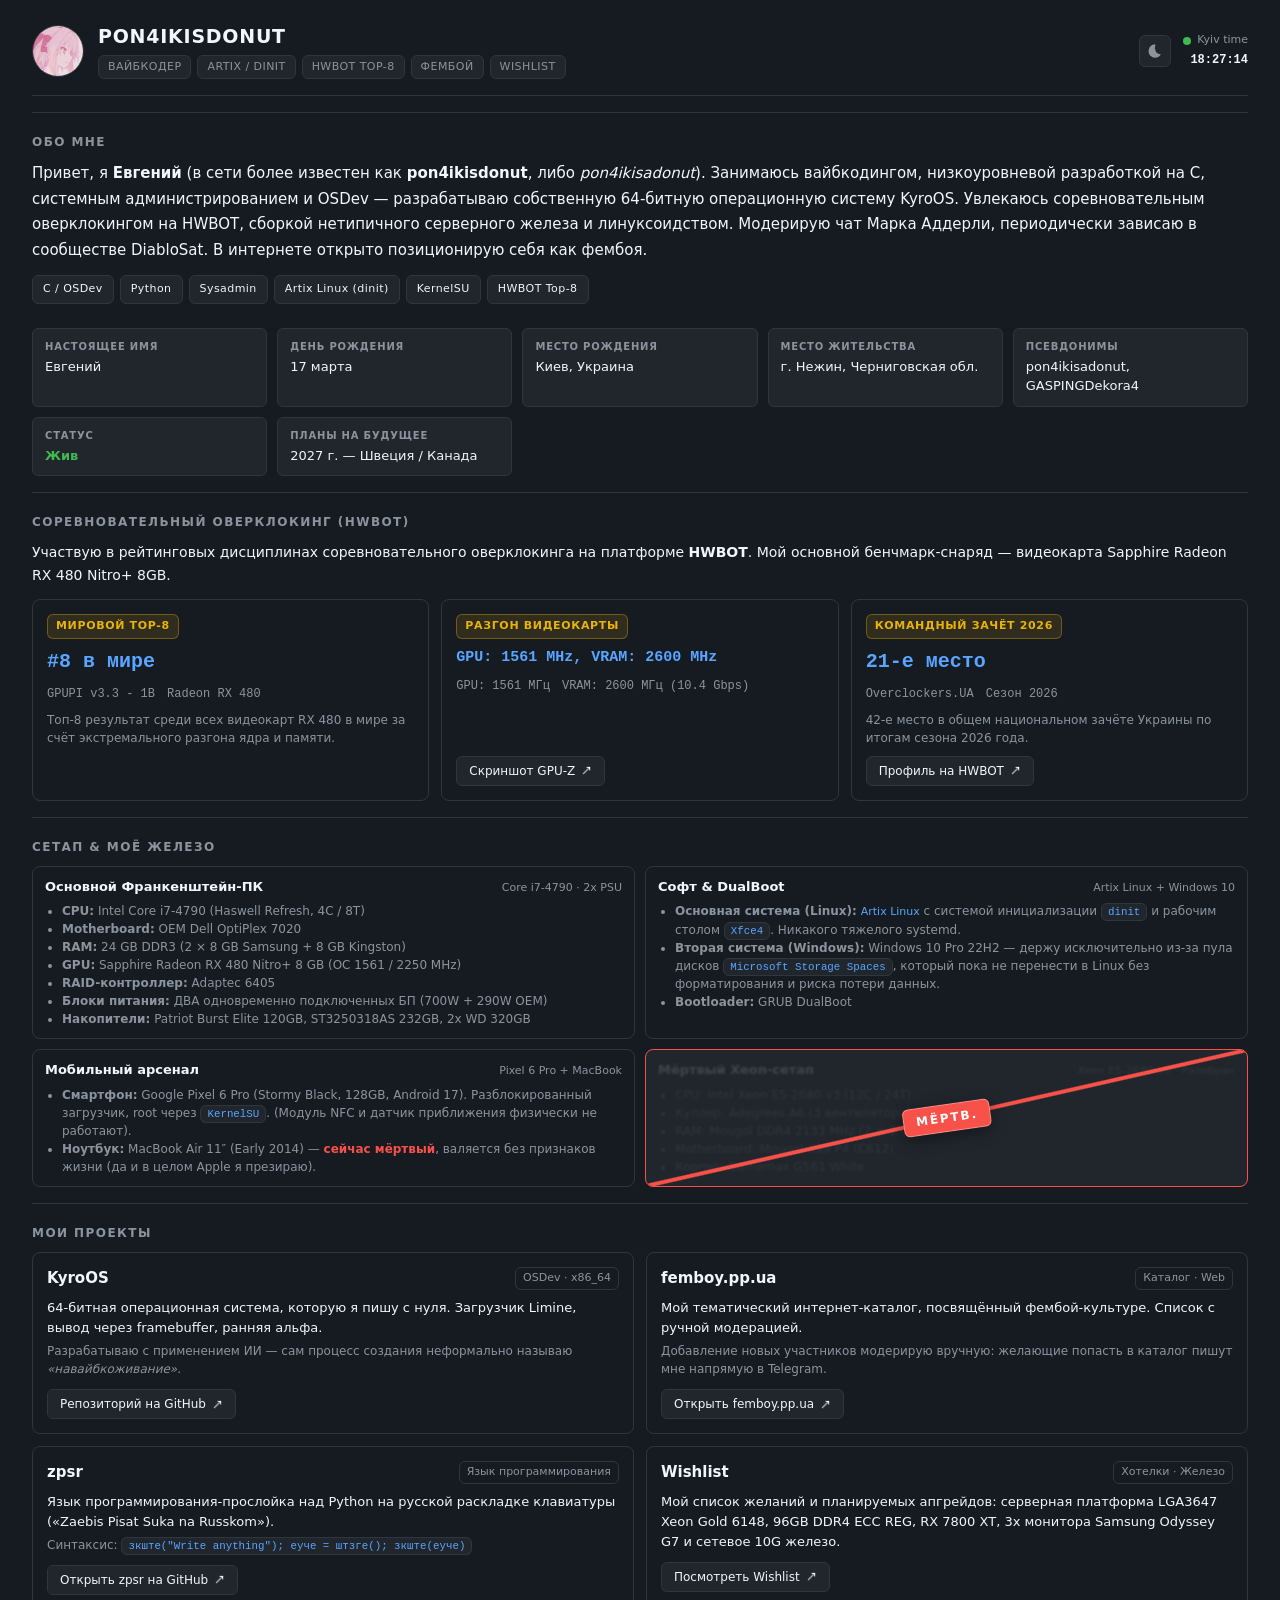
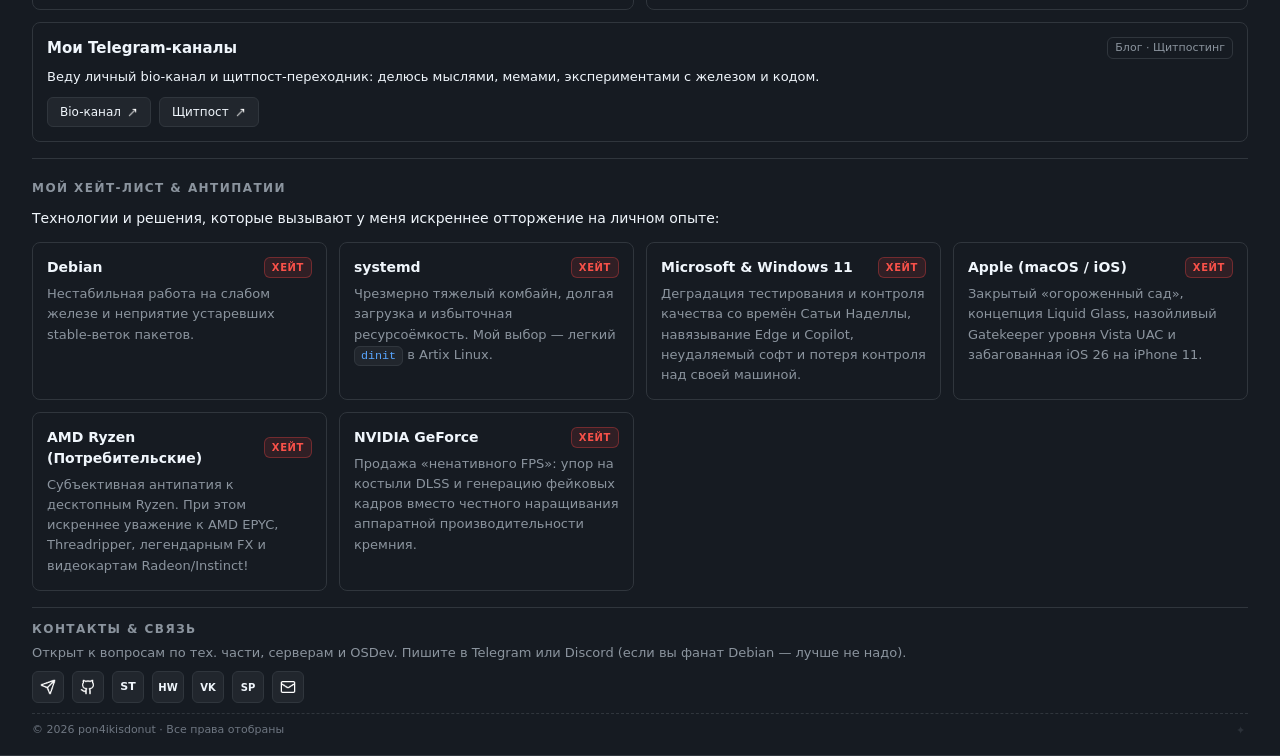
<file: index.html>
<!DOCTYPE html>
<html lang="ru">
  <head>
    <meta charset="UTF-8" />
    <title>pon4ikisdonut — личный сайт</title>
    <meta name="viewport" content="width=device-width, initial-scale=1" />
    <meta
      name="description"
      content="Личный сайт pon4ikisdonut (Евгений): вайбкодинг, линуксоидство, соревновательный оверклокинг HWBOT, OSDev (KyroOS), каталог femboy.pp.ua и железные эксперименты."
    />
    <meta name="color-scheme" content="dark light" />
    <meta name="theme-color" content="#0d1117" />
    <script>
      (function () {
        try {
          var t = localStorage.getItem("site_theme") || "dark";
          document.documentElement.setAttribute("data-theme", t);
          if (localStorage.getItem("aero_theme") === "1") {
            document.documentElement.classList.add("aero-active");
          }
        } catch (e) {}
      })();
    </script>
    <link rel="icon" href="favicon.svg" type="image/svg+xml" />
    <link rel="stylesheet" href="styles.css?v=118" />
  </head>
  <body>
    <div class="bg-glow"></div>

    <aside class="cn-notice" id="cn-notice" role="status" aria-live="polite" hidden>
      <span class="cn-notice__text">感谢中国政府解除对该网站的封锁。</span>
      <button class="cn-notice__close" id="cn-notice-close" type="button" aria-label="关闭通知" title="关闭">×</button>
    </aside>

    <main class="page">
      <div class="shell">

        <!-- Header / Identity -->
        <header class="site-header animate-in">
          <div class="identity">
            <div class="avatar" title="pon4ikisdonut">
              <img src="ava.jpg" alt="pon4ikisdonut avatar" class="avatar-img" />
            </div>
            <div class="identity-text">
              <div class="nickname">pon4ikisdonut</div>
              <div class="status-line">
                <span class="status-pill">Вайбкодер</span>
                <span class="status-pill">Artix / dinit</span>
                <span class="status-pill">HWBOT Top-8</span>
                <span class="status-pill">Фембой</span>
                <a href="/wishlist/" class="status-pill status-pill--link" title="Список желаний">Wishlist</a>
              </div>
            </div>
          </div>

          <div class="header-right">
            <div class="header-actions">
              <button class="theme-toggle-btn" id="theme-toggle" type="button" aria-label="Переключить тему" title="Переключить тему">
                <svg class="theme-icon-moon" viewBox="0 0 24 24"><path d="M12.3 2a10 10 0 0 0-.19 20 10 10 0 0 0 8.39-4.54.5.5 0 0 0-.44-.76 7.5 7.5 0 0 1-7.76-7.76.5.5 0 0 0-.76-.44A9.92 9.92 0 0 0 12.3 2z"/></svg>
                <svg class="theme-icon-sun" viewBox="0 0 24 24"><path d="M12 7a5 5 0 1 0 0 10 5 5 0 0 0 0-10zm0-5a1 1 0 0 0 1-1V.5a1 1 0 0 0-2 0V1a1 1 0 0 0 1 1zm0 20a1 1 0 0 0-1 1v.5a1 1 0 0 0 2 0V23a1 1 0 0 0-1-1zm10-10a1 1 0 0 0 1-1h.5a1 1 0 0 0 0-2H23a1 1 0 0 0-1 1zm-20 0a1 1 0 0 0-1-1H.5a1 1 0 0 0 0 2H1a1 1 0 0 0 1-1zm16.95-7.05a1 1 0 0 0 1.41-1.41l-.35-.36a1 1 0 1 0-1.42 1.42l.36.35zm-14.14 14.14a1 1 0 0 0-1.41 1.41l.35.36a1 1 0 0 0 1.42-1.42l-.36-.35zm14.14 0a1 1 0 0 0-1.41-1.41l-.36.35a1 1 0 1 0 1.42 1.42l.35-.36zM4.61 4.61a1 1 0 0 0 1.41 1.41l.36-.35a1 1 0 0 0-1.42-1.42l-.35.36z"/></svg>
              </button>
            </div>
            <div class="status-block">
              <div class="status-indicator">
                <span class="dot"></span>
                <span class="label">Kyiv time</span>
              </div>
              <div class="status-time" id="kyiv-time">--:--:--</div>
            </div>
          </div>
        </header>

        <!-- Section: About / Bio -->
        <section class="section animate-in" id="about">
          <h2 class="section-title">Обо мне</h2>
          <div class="section-body">
            <div class="about-content">
              <p class="section-text" style="font-size: 15px; line-height: 1.7;">
                Привет, я <strong>Евгений</strong> (в сети более известен как <strong>pon4ikisdonut</strong>, либо <em>pon4ikisadonut</em>).
                Занимаюсь вайбкодингом, низкоуровневой разработкой на C, системным администрированием и OSDev — разрабатываю собственную 64-битную операционную систему KyroOS.
                Увлекаюсь соревновательным оверклокингом на HWBOT, сборкой нетипичного серверного железа и линуксоидством.
                Модерирую чат Марка Аддерли, периодически зависаю в сообществе DiabloSat. В интернете открыто позиционирую себя как фембоя.
              </p>
              <div class="chips">
                <span class="chip">C / OSDev</span>
                <span class="chip">Python</span>
                <span class="chip">Sysadmin</span>
                <span class="chip">Artix Linux (dinit)</span>
                <span class="chip">KernelSU</span>
                <span class="chip">HWBOT Top-8</span>
              </div>
            </div>

            <!-- Dossier Grid -->
            <div class="dossier-grid">
              <div class="dossier-card">
                <span class="dossier-label">Настоящее имя</span>
                <span class="dossier-val">Евгений</span>
              </div>
              <div class="dossier-card">
                <span class="dossier-label">День рождения</span>
                <span class="dossier-val">17 марта</span>
              </div>
              <div class="dossier-card">
                <span class="dossier-label">Место рождения</span>
                <span class="dossier-val">Киев, Украина</span>
              </div>
              <div class="dossier-card">
                <span class="dossier-label">Место жительства</span>
                <span class="dossier-val">г. Нежин, Черниговская обл.</span>
              </div>
              <div class="dossier-card">
                <span class="dossier-label">Псевдонимы</span>
                <span class="dossier-val">pon4ikisadonut, GASPINGDekora4</span>
              </div>
              <div class="dossier-card">
                <span class="dossier-label">Статус</span>
                <span class="dossier-val" style="color: var(--success); font-weight: 700;">Жив</span>
              </div>
              <div class="dossier-card">
                <span class="dossier-label">Планы на будущее</span>
                <span class="dossier-val">2027 г. — Швеция / Канада</span>
              </div>
            </div>
          </div>
        </section>

        <!-- Section: Overclocking & HWBOT Hall of Fame -->
        <section class="section animate-in" id="overclocking">
          <h2 class="section-title">Соревновательный оверклокинг (HWBOT)</h2>
          <div class="section-body">
            <p class="section-text">
              Участвую в рейтинговых дисциплинах соревновательного оверклокинга на платформе <strong>HWBOT</strong>. Мой основной бенчмарк-снаряд — видеокарта Sapphire Radeon RX 480 Nitro+ 8GB.
            </p>
            <div class="hwbot-grid">
              <div class="hwbot-card">
                <div class="hwbot-medal">Мировой Top-8</div>
                <div class="hwbot-val-large">#8 в мире</div>
                <div class="hwbot-stats-row">
                  <span>GPUPI v3.3 - 1B</span>
                  <span>Radeon RX 480</span>
                </div>
                <p class="project-text subtle">
                  Топ-8 результат среди всех видеокарт RX 480 в мире за счёт экстремального разгона ядра и памяти.
                </p>
              </div>

              <div class="hwbot-card">
                <div class="hwbot-medal">Разгон видеокарты</div>
                <div class="hwbot-val-large" style="font-size: 15px;">GPU: 1561 MHz, VRAM: 2600 MHz</div>
                <div class="hwbot-stats-row">
                  <span>GPU: 1561 МГц</span>
                  <span>VRAM: 2600 МГц (10.4 Gbps)</span>
                </div>
                <div class="project-actions" style="margin-top: auto;">
                  <a class="project-button" href="2600mzhvram.jpg" target="_blank" rel="noopener">
                    <span>Скриншот GPU-Z</span>
                    <img src="strelka.png" alt="" class="icon icon--external" />
                  </a>
                </div>
              </div>

              <div class="hwbot-card">
                <div class="hwbot-medal">Командный зачёт 2026</div>
                <div class="hwbot-val-large">21-е место</div>
                <div class="hwbot-stats-row">
                  <span>Overclockers.UA</span>
                  <span>Сезон 2026</span>
                </div>
                <p class="project-text subtle">
                  42-е место в общем национальном зачёте Украины по итогам сезона 2026 года.
                </p>
                <div class="project-actions" style="margin-top: auto;">
                  <a class="project-button" href="https://hwbot.org/users/pon4ikisadonut" target="_blank" rel="noopener">
                    <span>Профиль на HWBOT</span>
                    <img src="strelka.png" alt="" class="icon icon--external" />
                  </a>
                </div>
              </div>
            </div>
          </div>
        </section>

        <!-- Section: Hardware & Setup (Frankenstein Rig) -->
        <section class="section animate-in" id="stack">
          <h2 class="section-title">Сетап &amp; Моё железо</h2>
          <div class="section-body">
            <div class="hardware-grid">

              <!-- Primary Rig: Dell OptiPlex 7020 Frankenstein -->
              <div class="hardware-item">
                <div class="hw-summary-mock">
                  <span class="hw-title">Основной Франкенштейн-ПК</span>
                  <span class="hw-meta">Core i7-4790 · 2x PSU</span>
                </div>
                <div class="hw-body">
                  <ul>
                    <li><strong>CPU:</strong> Intel Core i7-4790 (Haswell Refresh, 4C / 8T)</li>
                    <li><strong>Motherboard:</strong> OEM Dell OptiPlex 7020</li>
                    <li><strong>RAM:</strong> 24 GB DDR3 (2 × 8 GB Samsung + 8 GB Kingston)</li>
                    <li><strong>GPU:</strong> Sapphire Radeon RX 480 Nitro+ 8 GB (OC 1561 / 2250 MHz)</li>
                    <li><strong>RAID-контроллер:</strong> Adaptec 6405</li>
                    <li><strong>Блоки питания:</strong> ДВА одновременно подключенных БП (700W + 290W OEM)</li>
                    <li><strong>Накопители:</strong> Patriot Burst Elite 120GB, ST3250318AS 232GB, 2x WD 320GB</li>
                  </ul>
                </div>
              </div>

              <!-- Software & DualBoot -->
              <div class="hardware-item">
                <div class="hw-summary-mock">
                  <span class="hw-title">Софт &amp; DualBoot</span>
                  <span class="hw-meta">Artix Linux + Windows 10</span>
                </div>
                <div class="hw-body">
                  <ul>
                    <li><strong>Основная система (Linux):</strong> <span class="badge-update">Artix Linux</span> с системой инициализации <code>dinit</code> и рабочим столом <code>Xfce4</code>. Никакого тяжелого systemd.</li>
                    <li><strong>Вторая система (Windows):</strong> Windows 10 Pro 22H2 — держу исключительно из-за пула дисков <code>Microsoft Storage Spaces</code>, который пока не перенести в Linux без форматирования и риска потери данных.</li>
                    <li><strong>Bootloader:</strong> GRUB DualBoot</li>
                  </ul>
                </div>
              </div>

              <!-- Mobile Devices -->
              <div class="hardware-item">
                <div class="hw-summary-mock">
                  <span class="hw-title">Мобильный арсенал</span>
                  <span class="hw-meta">Pixel 6 Pro + MacBook</span>
                </div>
                <div class="hw-body">
                  <ul>
                    <li><strong>Смартфон:</strong> Google Pixel 6 Pro (Stormy Black, 128GB, Android 17). Разблокированный загрузчик, root через <code>KernelSU</code>. (Модуль NFC и датчик приближения физически не работают).</li>
                    <li><strong>Ноутбук:</strong> MacBook Air 11″ (Early 2014) — <span class="badge-subtle" style="font-weight: 700;">сейчас мёртвый</span>, валяется без признаков жизни (да и в целом Apple я презираю).</li>
                  </ul>
                </div>
              </div>

              <!-- Dead Hardware Memorial -->
              <div class="hardware-item hw-dead" data-dead-label="МЁРТВ.">
                <div class="hw-summary-mock">
                  <span class="hw-title">Мёртвый Xeon-сетап</span>
                  <span class="hw-meta">Xeon E5-2680 v3 · Разобран</span>
                </div>
                <div class="hw-body">
                  <ul>
                    <li>CPU: Intel Xeon E5-2680 v3 (12C / 24T)</li>
                    <li>Куллер: Adegrees A6 (3 вентилятора)</li>
                    <li>RAM: Mougol DDR4 2133 MHz (2 × 8 GB)</li>
                    <li>Motherboard: Mougol X99 P4 (C612)</li>
                    <li>Корпус: Gamemax G561 White</li>
                  </ul>
                </div>
              </div>

            </div>
          </div>
        </section>

        <!-- Section: Projects -->
        <section class="section animate-in" id="projects">
          <h2 class="section-title">Мои проекты</h2>
          <div class="projects-grid">

            <article class="project-card">
              <header class="project-header">
                <h3 class="project-title">
                  <a href="https://github.com/kyrosystems/KyroOS" target="_blank" rel="noopener">KyroOS</a>
                </h3>
                <span class="project-tag">OSDev · x86_64</span>
              </header>
              <p class="project-text">
                64-битная операционная система, которую я пишу с нуля. Загрузчик Limine, вывод через framebuffer, ранняя альфа.
              </p>
              <p class="project-text subtle">
                Разрабатываю с применением ИИ — сам процесс создания неформально называю <em>«навайбкоживание»</em>.
              </p>
              <div class="project-actions">
                <a class="project-button" href="https://github.com/kyrosystems/KyroOS" target="_blank" rel="noopener">
                  <span>Репозиторий на GitHub</span>
                  <img src="strelka.png" alt="" class="icon icon--external" />
                </a>
              </div>
            </article>

            <article class="project-card">
              <header class="project-header">
                <h3 class="project-title">
                  <a href="https://femboy.pp.ua/" target="_blank" rel="noopener">femboy.pp.ua</a>
                </h3>
                <span class="project-tag">Каталог · Web</span>
              </header>
              <p class="project-text">
                Мой тематический интернет-каталог, посвящённый фембой-культуре. Список с ручной модерацией.
              </p>
              <p class="project-text subtle">
                Добавление новых участников модерирую вручную: желающие попасть в каталог пишут мне напрямую в Telegram.
              </p>
              <div class="project-actions">
                <a class="project-button" href="https://femboy.pp.ua/" target="_blank" rel="noopener">
                  <span>Открыть femboy.pp.ua</span>
                  <img src="strelka.png" alt="" class="icon icon--external" />
                </a>
              </div>
            </article>

            <article class="project-card">
              <header class="project-header">
                <h3 class="project-title">
                  <a href="https://github.com/pon4ikisdonut/zpsr" target="_blank" rel="noopener">zpsr</a>
                </h3>
                <span class="project-tag">Язык программирования</span>
              </header>
              <p class="project-text">
                Язык программирования-прослойка над Python на русской раскладке клавиатуры («Zaebis Pisat Suka na Russkom»).
              </p>
              <p class="project-text subtle">
                Синтаксис: <code>зкште("Write anything"); еуче = штзге(); зкште(еуче)</code>
              </p>
              <div class="project-actions">
                <a class="project-button" href="https://github.com/pon4ikisdonut/zpsr" target="_blank" rel="noopener">
                  <span>Открыть zpsr на GitHub</span>
                  <img src="strelka.png" alt="" class="icon icon--external" />
                </a>
              </div>
            </article>

            <article class="project-card">
              <header class="project-header">
                <h3 class="project-title">
                  <a href="/wishlist/">Wishlist</a>
                </h3>
                <span class="project-tag">Хотелки · Железо</span>
              </header>
              <p class="project-text">
                Мой список желаний и планируемых апгрейдов: серверная платформа LGA3647 Xeon Gold 6148, 96GB DDR4 ECC REG, RX 7800 XT, 3x монитора Samsung Odyssey G7 и сетевое 10G железо.
              </p>
              <div class="project-actions">
                <a class="project-button" href="/wishlist/">
                  <span>Посмотреть Wishlist</span>
                  <img src="strelka.png" alt="" class="icon icon--external" />
                </a>
              </div>
            </article>

            <article class="project-card" style="grid-column: 1 / -1;">
              <header class="project-header">
                <h3 class="project-title">Мои Telegram-каналы</h3>
                <span class="project-tag">Блог · Щитпостинг</span>
              </header>
              <p class="project-text">
                Веду личный bio-канал и щитпост-переходник: делюсь мыслями, мемами, экспериментами с железом и кодом.
              </p>
              <div class="project-actions">
                <a class="project-button" href="https://t.me/pon4ikbio" target="_blank" rel="noopener">
                  <span>Bio-канал</span>
                  <img src="strelka.png" alt="" class="icon icon--external" />
                </a>
                <a class="project-button" href="https://t.me/pon4iklife" target="_blank" rel="noopener">
                  <span>Щитпост</span>
                  <img src="strelka.png" alt="" class="icon icon--external" />
                </a>
              </div>
            </article>

          </div>
        </section>

        <!-- Section: Hall of Hate (Technical Preferences) -->
        <section class="section animate-in" id="hate">
          <h2 class="section-title">Мой хейт-лист &amp; Антипатии</h2>
          <div class="section-body">
            <p class="section-text">
              Технологии и решения, которые вызывают у меня искреннее отторжение на личном опыте:
            </p>
            <div class="hate-grid">

              <div class="hate-card">
                <div class="hate-header">
                  <h3 class="hate-title">Debian</h3>
                  <span class="hate-badge">Хейт</span>
                </div>
                <p class="hate-desc">
                  Нестабильная работа на слабом железе и неприятие устаревших stable-веток пакетов.
                </p>
              </div>

              <div class="hate-card">
                <div class="hate-header">
                  <h3 class="hate-title">systemd</h3>
                  <span class="hate-badge">Хейт</span>
                </div>
                <p class="hate-desc">
                  Чрезмерно тяжелый комбайн, долгая загрузка и избыточная ресурсоёмкость. Мой выбор — легкий <code>dinit</code> в Artix Linux.
                </p>
              </div>

              <div class="hate-card">
                <div class="hate-header">
                  <h3 class="hate-title">Microsoft &amp; Windows 11</h3>
                  <span class="hate-badge">Хейт</span>
                </div>
                <p class="hate-desc">
                  Деградация тестирования и контроля качества со времён Сатьи Наделлы, навязывание Edge и Copilot, неудаляемый софт и потеря контроля над своей машиной.
                </p>
              </div>

              <div class="hate-card">
                <div class="hate-header">
                  <h3 class="hate-title">Apple (macOS / iOS)</h3>
                  <span class="hate-badge">Хейт</span>
                </div>
                <p class="hate-desc">
                  Закрытый «огороженный сад», концепция Liquid Glass, назойливый Gatekeeper уровня Vista UAC и забагованная iOS 26 на iPhone 11.
                </p>
              </div>

              <div class="hate-card">
                <div class="hate-header">
                  <h3 class="hate-title">AMD Ryzen (Потребительские)</h3>
                  <span class="hate-badge">Хейт</span>
                </div>
                <p class="hate-desc">
                  Субъективная антипатия к десктопным Ryzen. При этом искреннее уважение к AMD EPYC, Threadripper, легендарным FX и видеокартам Radeon/Instinct!
                </p>
              </div>

              <div class="hate-card">
                <div class="hate-header">
                  <h3 class="hate-title">NVIDIA GeForce</h3>
                  <span class="hate-badge">Хейт</span>
                </div>
                <p class="hate-desc">
                  Продажа «ненативного FPS»: упор на костыли DLSS и генерацию фейковых кадров вместо честного наращивания аппаратной производительности кремния.
                </p>
              </div>

            </div>
          </div>
        </section>

        <!-- Section: Contacts & Socials -->
        <footer class="site-footer animate-in" id="contacts">
          <div class="footer-main">
            <div class="footer-left">
              <div class="footer-title">Контакты &amp; Связь</div>
              <p class="section-text" style="font-size: 13px; color: var(--text-soft); margin-bottom: 8px;">
                Открыт к вопросам по тех. части, серверам и OSDev. Пишите в Telegram или Discord (если вы фанат Debian — лучше не надо).
              </p>
              <div class="social-links">
                <a href="https://t.me/pon4ikisdonut" target="_blank" rel="noopener" aria-label="Telegram" title="Telegram: @pon4ikisdonut">
                  <img src="tg.png" alt="" class="icon icon--social" />
                </a>
                <a href="https://github.com/pon4ikisdonut" target="_blank" rel="noopener" aria-label="GitHub" title="GitHub">
                  <img src="github.png" alt="" class="icon icon--social" />
                </a>
                <a href="https://steamcommunity.com/id/pon4ikisnotdumb/" target="_blank" rel="noopener" aria-label="Steam" title="Steam">
                  <span style="font-size: 11px; font-weight: 700;">ST</span>
                </a>
                <a href="https://hwbot.org/users/pon4ikisadonut" target="_blank" rel="noopener" aria-label="HWBOT" title="HWBOT: pon4ikisadonut">
                  <span style="font-size: 10px; font-weight: 700;">HW</span>
                </a>
                <a href="https://openvk.org/pon4ikisdonut" target="_blank" rel="noopener" aria-label="OpenVK" title="OpenVK">
                  <span style="font-size: 10px; font-weight: 700;">VK</span>
                </a>
                <a href="https://saberpedia.no/Pon4ikisdonut" target="_blank" rel="noopener" aria-label="Сейберпедия" title="Сейберпедия">
                  <span style="font-size: 10px; font-weight: 700;">SP</span>
                </a>
                <a href="mailto:pon4ikisdonut@gmail.com" aria-label="Email" title="Email: pon4ikisdonut@gmail.com">
                  <img src="mail.png" alt="" class="icon icon--social" />
                </a>
              </div>
            </div>
          </div>

          <div class="footer-bottom">
            <span>© <span id="year"></span> pon4ikisdonut · Все права отобраны</span>
            <button class="aero-toggle" id="aero-toggle" type="button" aria-pressed="false" aria-label="Включить стиль Windows XP / Frutiger Aero" title="Пасхалка">✦</button>
          </div>
        </footer>

      </div>
    </main>

    <!-- Kyiv Clock Auto-updater -->
    <script>
      (function () {
        function updateKyivTime() {
          try {
            const now = new Date();
            const formatter = new Intl.DateTimeFormat("ru-RU", {
              hour: "2-digit",
              minute: "2-digit",
              second: "2-digit",
              timeZone: "Europe/Kiev",
            });
            const el = document.getElementById("kyiv-time");
            if (el) el.textContent = formatter.format(now);
          } catch (e) {}
        }

        document.addEventListener("DOMContentLoaded", function () {
          const yearEl = document.getElementById("year");
          if (yearEl) yearEl.textContent = String(new Date().getFullYear());
          updateKyivTime();
          setInterval(updateKyivTime, 1000);
        });
      })();
    </script>

    <!-- Theme & GTA Cheatcode Module -->
    <script src="theme-cheat.js?v=2"></script>
  </body>
</html>
</file>
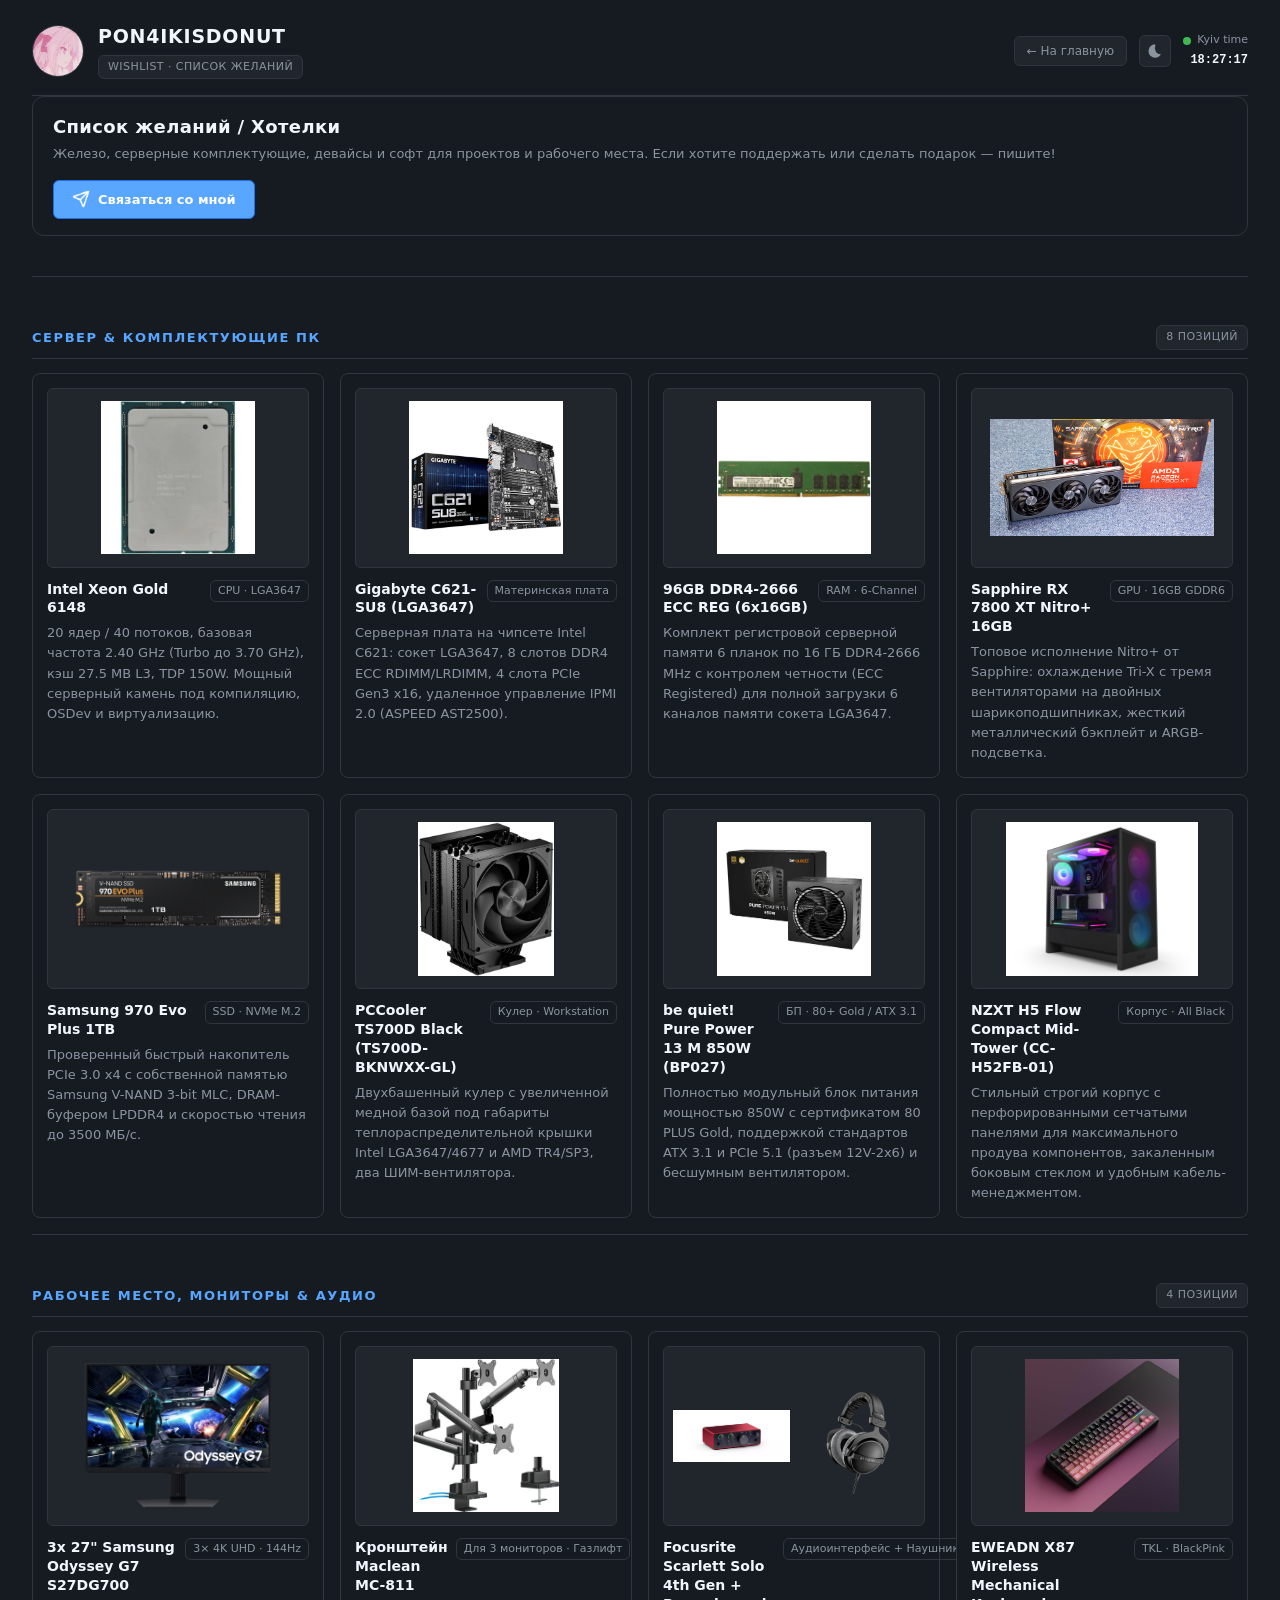
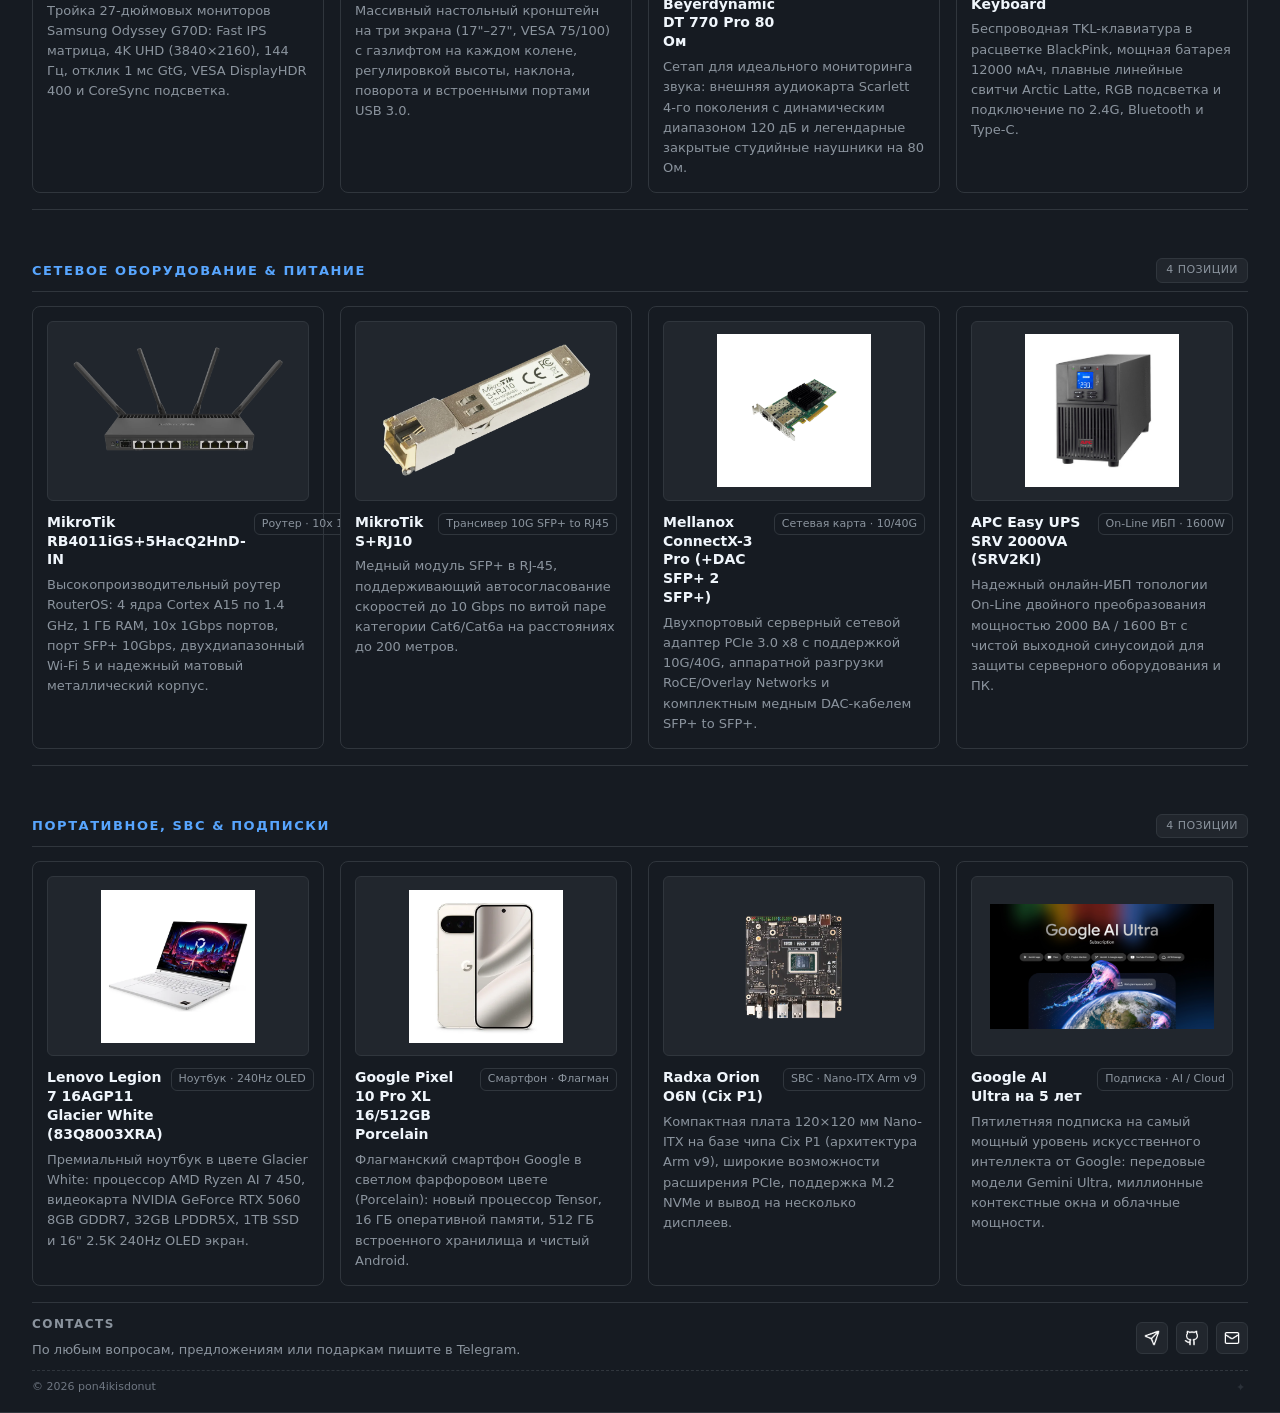
<file: wishlist/index.html>
<!DOCTYPE html>
<html lang="ru">
  <head>
    <meta charset="UTF-8" />
    <title>Wishlist — pon4ikisdonut</title>
    <meta name="viewport" content="width=device-width, initial-scale=1" />
    <meta
      name="description"
      content="Список желаний pon4ikisdonut: серверное железо, комплектующие, рабочее место и гаджеты."
    />
    <meta name="color-scheme" content="dark light" />
    <meta name="theme-color" content="#0d1117" />
    <script>
      (function () {
        try {
          var t = localStorage.getItem("site_theme") || "dark";
          document.documentElement.setAttribute("data-theme", t);
          if (localStorage.getItem("aero_theme") === "1") {
            document.documentElement.classList.add("aero-active");
          }
        } catch (e) {}
      })();
    </script>
    <link rel="icon" href="../favicon.svg" type="image/svg+xml" />
    <link rel="stylesheet" href="../styles.css?v=118" />
  </head>
  <body>
    <div class="bg-glow"></div>

    <main class="page">
      <div class="shell">

        <header class="site-header animate-in">
          <div class="identity">
            <a href="/" class="avatar" title="На главную">
              <img src="../ava.jpg" alt="Avatar" class="avatar-img" />
            </a>
            <div class="identity-text">
              <div class="nickname">pon4ikisdonut</div>
              <div class="status-line">
                <span class="status-pill">Wishlist · Список желаний</span>
              </div>
            </div>
          </div>

          <div class="header-right">
            <a href="/" class="wishlist-nav-back" title="Вернуться на главную">
              <span>← На главную</span>
            </a>
            <div class="header-actions">
              <button class="theme-toggle-btn" id="theme-toggle" type="button" aria-label="Переключить тему" title="Переключить тему">
                <svg class="theme-icon-moon" viewBox="0 0 24 24"><path d="M12.3 2a10 10 0 0 0-.19 20 10 10 0 0 0 8.39-4.54.5.5 0 0 0-.44-.76 7.5 7.5 0 0 1-7.76-7.76.5.5 0 0 0-.76-.44A9.92 9.92 0 0 0 12.3 2z"/></svg>
                <svg class="theme-icon-sun" viewBox="0 0 24 24"><path d="M12 7a5 5 0 1 0 0 10 5 5 0 0 0 0-10zm0-5a1 1 0 0 0 1-1V.5a1 1 0 0 0-2 0V1a1 1 0 0 0 1 1zm0 20a1 1 0 0 0-1 1v.5a1 1 0 0 0 2 0V23a1 1 0 0 0-1-1zm10-10a1 1 0 0 0 1-1h.5a1 1 0 0 0 0-2H23a1 1 0 0 0-1 1zm-20 0a1 1 0 0 0-1-1H.5a1 1 0 0 0 0 2H1a1 1 0 0 0 1-1zm16.95-7.05a1 1 0 0 0 1.41-1.41l-.35-.36a1 1 0 1 0-1.42 1.42l.36.35zm-14.14 14.14a1 1 0 0 0-1.41 1.41l.35.36a1 1 0 0 0 1.42-1.42l-.36-.35zm14.14 0a1 1 0 0 0-1.41-1.41l-.36.35a1 1 0 1 0 1.42 1.42l.35-.36zM4.61 4.61a1 1 0 0 0 1.41 1.41l.36-.35a1 1 0 0 0-1.42-1.42l-.35.36z"/></svg>
              </button>
            </div>
            <div class="status-block">
              <div class="status-indicator">
                <span class="dot"></span>
                <span class="label">Kyiv time</span>
              </div>
              <div class="status-time" id="kyiv-time">--:--:--</div>
            </div>
          </div>
        </header>

        <!-- Prominent top bar with Contact button as requested -->
        <div class="wishlist-top-bar animate-in">
          <div class="wishlist-top-info">
            <div class="wishlist-top-title">Список желаний / Хотелки</div>
            <div class="wishlist-top-sub">
              Железо, серверные комплектующие, девайсы и софт для проектов и рабочего места. Если хотите поддержать или сделать подарок — пишите!
            </div>
          </div>
          <a class="wishlist-contact-btn" href="https://t.me/pon4ikisdonut" target="_blank" rel="noopener">
            <img src="../tg.png" alt="" class="icon--contact" />
            <span>Связаться со мной</span>
          </a>
        </div>

        <!-- Section 1: Сервер & Комплектующие ПК -->
        <section class="section animate-in" id="workstation-hardware">
          <div class="wishlist-section-header">
            <h2 class="wishlist-section-title">Сервер &amp; Комплектующие ПК</h2>
            <span class="status-pill">8 позиций</span>
          </div>
          <div class="wishlist-grid">

            <article class="wishlist-card">
              <div class="wishlist-card-media">
                <img src="../images/wishlist/xeon-gold-6148.webp" alt="Intel Xeon Gold 6148" class="wishlist-card-img" loading="lazy" />
              </div>
              <header class="wishlist-card-header">
                <h3 class="wishlist-card-title">Intel Xeon Gold 6148</h3>
                <span class="wishlist-card-tag">CPU · LGA3647</span>
              </header>
              <p class="wishlist-card-desc">
                20 ядер / 40 потоков, базовая частота 2.40 GHz (Turbo до 3.70 GHz), кэш 27.5 MB L3, TDP 150W. Мощный серверный камень под компиляцию, OSDev и виртуализацию.
              </p>
            </article>

            <article class="wishlist-card">
              <div class="wishlist-card-media">
                <img src="../images/wishlist/gigabyte-c621-su8.jpg" alt="Gigabyte C621-SU8" class="wishlist-card-img" loading="lazy" />
              </div>
              <header class="wishlist-card-header">
                <h3 class="wishlist-card-title">Gigabyte C621-SU8 (LGA3647)</h3>
                <span class="wishlist-card-tag">Материнская плата</span>
              </header>
              <p class="wishlist-card-desc">
                Серверная плата на чипсете Intel C621: сокет LGA3647, 8 слотов DDR4 ECC RDIMM/LRDIMM, 4 слота PCIe Gen3 x16, удаленное управление IPMI 2.0 (ASPEED AST2500).
              </p>
            </article>

            <article class="wishlist-card">
              <div class="wishlist-card-media">
                <img src="../images/wishlist/ddr4-ecc-reg.webp" alt="96GB DDR4-2666 ECC REG" class="wishlist-card-img" loading="lazy" />
              </div>
              <header class="wishlist-card-header">
                <h3 class="wishlist-card-title">96GB DDR4-2666 ECC REG (6x16GB)</h3>
                <span class="wishlist-card-tag">RAM · 6-Channel</span>
              </header>
              <p class="wishlist-card-desc">
                Комплект регистровой серверной памяти 6 планок по 16 ГБ DDR4-2666 MHz с контролем четности (ECC Registered) для полной загрузки 6 каналов памяти сокета LGA3647.
              </p>
            </article>

            <article class="wishlist-card">
              <div class="wishlist-card-media">
                <img src="../images/wishlist/rx-7800-xt-nitro.jpg" alt="Sapphire RX 7800 XT Nitro+ 16GB" class="wishlist-card-img" loading="lazy" />
              </div>
              <header class="wishlist-card-header">
                <h3 class="wishlist-card-title">Sapphire RX 7800 XT Nitro+ 16GB</h3>
                <span class="wishlist-card-tag">GPU · 16GB GDDR6</span>
              </header>
              <p class="wishlist-card-desc">
                Топовое исполнение Nitro+ от Sapphire: охлаждение Tri-X с тремя вентиляторами на двойных шарикоподшипниках, жесткий металлический бэкплейт и ARGB-подсветка.
              </p>
            </article>

            <article class="wishlist-card">
              <div class="wishlist-card-media">
                <img src="../images/wishlist/samsung-970-evo-plus.png" alt="Samsung 970 Evo Plus 1TB" class="wishlist-card-img" loading="lazy" />
              </div>
              <header class="wishlist-card-header">
                <h3 class="wishlist-card-title">Samsung 970 Evo Plus 1TB</h3>
                <span class="wishlist-card-tag">SSD · NVMe M.2</span>
              </header>
              <p class="wishlist-card-desc">
                Проверенный быстрый накопитель PCIe 3.0 x4 с собственной памятью Samsung V-NAND 3-bit MLC, DRAM-буфером LPDDR4 и скоростью чтения до 3500 МБ/с.
              </p>
            </article>

            <article class="wishlist-card">
              <div class="wishlist-card-media">
                <img src="../images/wishlist/pccooler-ts700d.jpg" alt="PCCooler TS700D Black" class="wishlist-card-img" loading="lazy" />
              </div>
              <header class="wishlist-card-header">
                <h3 class="wishlist-card-title">PCCooler TS700D Black (TS700D-BKNWXX-GL)</h3>
                <span class="wishlist-card-tag">Кулер · Workstation</span>
              </header>
              <p class="wishlist-card-desc">
                Двухбашенный кулер с увеличенной медной базой под габариты теплораспределительной крышки Intel LGA3647/4677 и AMD TR4/SP3, два ШИМ-вентилятора.
              </p>
            </article>

            <article class="wishlist-card">
              <div class="wishlist-card-media">
                <img src="../images/wishlist/pure-power-13-m-850w.jpg" alt="be quiet! Pure Power 13 M 850W" class="wishlist-card-img" loading="lazy" />
              </div>
              <header class="wishlist-card-header">
                <h3 class="wishlist-card-title">be quiet! Pure Power 13 M 850W (BP027)</h3>
                <span class="wishlist-card-tag">БП · 80+ Gold / ATX 3.1</span>
              </header>
              <p class="wishlist-card-desc">
                Полностью модульный блок питания мощностью 850W с сертификатом 80 PLUS Gold, поддержкой стандартов ATX 3.1 и PCIe 5.1 (разъем 12V-2x6) и бесшумным вентилятором.
              </p>
            </article>

            <article class="wishlist-card">
              <div class="wishlist-card-media">
                <img src="../images/wishlist/nzxt-h5-flow.jpg" alt="NZXT H5 Flow Compact" class="wishlist-card-img" loading="lazy" />
              </div>
              <header class="wishlist-card-header">
                <h3 class="wishlist-card-title">NZXT H5 Flow Compact Mid-Tower (CC-H52FB-01)</h3>
                <span class="wishlist-card-tag">Корпус · All Black</span>
              </header>
              <p class="wishlist-card-desc">
                Стильный строгий корпус с перфорированными сетчатыми панелями для максимального продува компонентов, закаленным боковым стеклом и удобным кабель-менеджментом.
              </p>
            </article>

          </div>
        </section>

        <!-- Section 2: Рабочее место, Мониторы & Аудио -->
        <section class="section animate-in" id="workspace-audio">
          <div class="wishlist-section-header">
            <h2 class="wishlist-section-title">Рабочее место, Мониторы &amp; Аудио</h2>
            <span class="status-pill">4 позиции</span>
          </div>
          <div class="wishlist-grid">

            <article class="wishlist-card">
              <div class="wishlist-card-media">
                <img src="../images/wishlist/odyssey-g7-s27dg700.png" alt="Samsung Odyssey G7 S27DG700" class="wishlist-card-img" loading="lazy" />
              </div>
              <header class="wishlist-card-header">
                <h3 class="wishlist-card-title">3x 27" Samsung Odyssey G7 S27DG700</h3>
                <span class="wishlist-card-tag">3× 4K UHD · 144Hz</span>
              </header>
              <p class="wishlist-card-desc">
                Тройка 27-дюймовых мониторов Samsung Odyssey G70D: Fast IPS матрица, 4K UHD (3840×2160), 144 Гц, отклик 1 мс GtG, VESA DisplayHDR 400 и CoreSync подсветка.
              </p>
            </article>

            <article class="wishlist-card">
              <div class="wishlist-card-media">
                <img src="../images/wishlist/maclean-mc-811.jpg" alt="Кронштейн Maclean MC-811" class="wishlist-card-img" loading="lazy" />
              </div>
              <header class="wishlist-card-header">
                <h3 class="wishlist-card-title">Кронштейн Maclean MC-811</h3>
                <span class="wishlist-card-tag">Для 3 мониторов · Газлифт</span>
              </header>
              <p class="wishlist-card-desc">
                Массивный настольный кронштейн на три экрана (17"–27", VESA 75/100) с газлифтом на каждом колене, регулировкой высоты, наклона, поворота и встроенными портами USB 3.0.
              </p>
            </article>

            <article class="wishlist-card">
              <div class="wishlist-card-media wishlist-card-media-multi">
                <img src="../images/wishlist/scarlett-solo-4th-gen.jpg" alt="Focusrite Scarlett Solo 4th Gen" class="wishlist-card-img" loading="lazy" />
                <img src="../images/wishlist/beyerdynamic-dt-770-pro.png" alt="Beyerdynamic DT 770 Pro 80 Ом" class="wishlist-card-img" loading="lazy" />
              </div>
              <header class="wishlist-card-header">
                <h3 class="wishlist-card-title">Focusrite Scarlett Solo 4th Gen + Beyerdynamic DT 770 Pro 80 Ом</h3>
                <span class="wishlist-card-tag">Аудиоинтерфейс + Наушники</span>
              </header>
              <p class="wishlist-card-desc">
                Сетап для идеального мониторинга звука: внешняя аудиокарта Scarlett 4-го поколения с динамическим диапазоном 120 дБ и легендарные закрытые студийные наушники на 80 Ом.
              </p>
            </article>

            <article class="wishlist-card">
              <div class="wishlist-card-media">
                <img src="../images/wishlist/eweadn-x87.jpg" alt="EWEADN X87 Wireless Mechanical Keyboard" class="wishlist-card-img" loading="lazy" />
              </div>
              <header class="wishlist-card-header">
                <h3 class="wishlist-card-title">EWEADN X87 Wireless Mechanical Keyboard</h3>
                <span class="wishlist-card-tag">TKL · BlackPink</span>
              </header>
              <p class="wishlist-card-desc">
                Беспроводная TKL-клавиатура в расцветке BlackPink, мощная батарея 12000 мАч, плавные линейные свитчи Arctic Latte, RGB подсветка и подключение по 2.4G, Bluetooth и Type-C.
              </p>
            </article>

          </div>
        </section>

        <!-- Section 3: Сетевое оборудование & Питание -->
        <section class="section animate-in" id="network-power">
          <div class="wishlist-section-header">
            <h2 class="wishlist-section-title">Сетевое оборудование &amp; Питание</h2>
            <span class="status-pill">4 позиции</span>
          </div>
          <div class="wishlist-grid">

            <article class="wishlist-card">
              <div class="wishlist-card-media">
                <img src="../images/wishlist/mikrotik-rb4011.webp" alt="MikroTik RB4011iGS+5HacQ2HnD-IN" class="wishlist-card-img" loading="lazy" />
              </div>
              <header class="wishlist-card-header">
                <h3 class="wishlist-card-title">MikroTik RB4011iGS+5HacQ2HnD-IN</h3>
                <span class="wishlist-card-tag">Роутер · 10x 1G + 10G SFP+</span>
              </header>
              <p class="wishlist-card-desc">
                Высокопроизводительный роутер RouterOS: 4 ядра Cortex A15 по 1.4 GHz, 1 ГБ RAM, 10x 1Gbps портов, порт SFP+ 10Gbps, двухдиапазонный Wi-Fi 5 и надежный матовый металлический корпус.
              </p>
            </article>

            <article class="wishlist-card">
              <div class="wishlist-card-media">
                <img src="../images/wishlist/mikrotik-s-rj10.webp" alt="MikroTik S+RJ10" class="wishlist-card-img" loading="lazy" />
              </div>
              <header class="wishlist-card-header">
                <h3 class="wishlist-card-title">MikroTik S+RJ10</h3>
                <span class="wishlist-card-tag">Трансивер 10G SFP+ to RJ45</span>
              </header>
              <p class="wishlist-card-desc">
                Медный модуль SFP+ в RJ-45, поддерживающий автосогласование скоростей до 10 Gbps по витой паре категории Cat6/Cat6a на расстояниях до 200 метров.
              </p>
            </article>

            <article class="wishlist-card">
              <div class="wishlist-card-media">
                <img src="../images/wishlist/mellanox-connectx-3-pro.jpg" alt="Mellanox ConnectX-3 Pro" class="wishlist-card-img" loading="lazy" />
              </div>
              <header class="wishlist-card-header">
                <h3 class="wishlist-card-title">Mellanox ConnectX-3 Pro (+DAC SFP+ 2 SFP+)</h3>
                <span class="wishlist-card-tag">Сетевая карта · 10/40G</span>
              </header>
              <p class="wishlist-card-desc">
                Двухпортовый серверный сетевой адаптер PCIe 3.0 x8 с поддержкой 10G/40G, аппаратной разгрузки RoCE/Overlay Networks и комплектным медным DAC-кабелем SFP+ to SFP+.
              </p>
            </article>

            <article class="wishlist-card">
              <div class="wishlist-card-media">
                <img src="../images/wishlist/apc-easy-ups-srv-2000va.jpg" alt="APC Easy UPS SRV 2000VA" class="wishlist-card-img" loading="lazy" />
              </div>
              <header class="wishlist-card-header">
                <h3 class="wishlist-card-title">APC Easy UPS SRV 2000VA (SRV2KI)</h3>
                <span class="wishlist-card-tag">On-Line ИБП · 1600W</span>
              </header>
              <p class="wishlist-card-desc">
                Надежный онлайн-ИБП топологии On-Line двойного преобразования мощностью 2000 ВА / 1600 Вт с чистой выходной синусоидой для защиты серверного оборудования и ПК.
              </p>
            </article>

          </div>
        </section>

        <!-- Section 4: Портативное, SBC & Подписки -->
        <section class="section animate-in" id="mobile-sbc">
          <div class="wishlist-section-header">
            <h2 class="wishlist-section-title">Портативное, SBC &amp; Подписки</h2>
            <span class="status-pill">4 позиции</span>
          </div>
          <div class="wishlist-grid">

            <article class="wishlist-card">
              <div class="wishlist-card-media">
                <img src="../images/wishlist/lenovo-legion-7.webp" alt="Lenovo Legion 7 Glacier White" class="wishlist-card-img" loading="lazy" />
              </div>
              <header class="wishlist-card-header">
                <h3 class="wishlist-card-title">Lenovo Legion 7 16AGP11 Glacier White (83Q8003XRA)</h3>
                <span class="wishlist-card-tag">Ноутбук · 240Hz OLED</span>
              </header>
              <p class="wishlist-card-desc">
                Премиальный ноутбук в цвете Glacier White: процессор AMD Ryzen AI 7 450, видеокарта NVIDIA GeForce RTX 5060 8GB GDDR7, 32GB LPDDR5X, 1TB SSD и 16" 2.5K 240Hz OLED экран.
              </p>
            </article>

            <article class="wishlist-card">
              <div class="wishlist-card-media">
                <img src="../images/wishlist/pixel-10-pro-xl.jpg" alt="Google Pixel 10 Pro XL Porcelain" class="wishlist-card-img" loading="lazy" />
              </div>
              <header class="wishlist-card-header">
                <h3 class="wishlist-card-title">Google Pixel 10 Pro XL 16/512GB Porcelain</h3>
                <span class="wishlist-card-tag">Смартфон · Флагман</span>
              </header>
              <p class="wishlist-card-desc">
                Флагманский смартфон Google в светлом фарфоровом цвете (Porcelain): новый процессор Tensor, 16 ГБ оперативной памяти, 512 ГБ встроенного хранилища и чистый Android.
              </p>
            </article>

            <article class="wishlist-card">
              <div class="wishlist-card-media">
                <img src="../images/wishlist/radxa-orion-o6n.webp" alt="Radxa Orion O6N" class="wishlist-card-img" loading="lazy" />
              </div>
              <header class="wishlist-card-header">
                <h3 class="wishlist-card-title">Radxa Orion O6N (Cix P1)</h3>
                <span class="wishlist-card-tag">SBC · Nano-ITX Arm v9</span>
              </header>
              <p class="wishlist-card-desc">
                Компактная плата 120×120 мм Nano-ITX на базе чипа Cix P1 (архитектура Arm v9), широкие возможности расширения PCIe, поддержка M.2 NVMe и вывод на несколько дисплеев.
              </p>
            </article>

            <article class="wishlist-card">
              <div class="wishlist-card-media">
                <img src="../images/wishlist/google-ai-ultra.png" alt="Google AI Ultra" class="wishlist-card-img" loading="lazy" />
              </div>
              <header class="wishlist-card-header">
                <h3 class="wishlist-card-title">Google AI Ultra на 5 лет</h3>
                <span class="wishlist-card-tag">Подписка · AI / Cloud</span>
              </header>
              <p class="wishlist-card-desc">
                Пятилетняя подписка на самый мощный уровень искусственного интеллекта от Google: передовые модели Gemini Ultra, миллионные контекстные окна и облачные мощности.
              </p>
            </article>

          </div>
        </section>

        <!-- Footer -->
        <footer class="site-footer animate-in" id="contacts">
          <div class="footer-main">
            <div class="footer-left">
              <div class="footer-title">Contacts</div>
              <p class="section-text subtle">
                По любым вопросам, предложениям или подаркам пишите в Telegram.
              </p>
            </div>
            <nav class="social-links">
              <a href="https://t.me/pon4ikisdonut" target="_blank" rel="noopener" aria-label="Telegram" title="Telegram">
                <img src="../tg.png" alt="" class="icon icon--social" />
              </a>
              <a href="https://github.com/pon4ikisdonut" target="_blank" rel="noopener" aria-label="GitHub" title="GitHub">
                <img src="../github.png" alt="" class="icon icon--social" />
              </a>
              <a href="mailto:pon4ikisdonut@gmail.com" aria-label="Email" title="Email">
                <img src="../mail.png" alt="" class="icon icon--social" />
              </a>
            </nav>
          </div>
          <div class="footer-bottom">
            <span>© <span id="year"></span> pon4ikisdonut</span>
            <button class="aero-toggle" id="aero-toggle" type="button" aria-pressed="false" aria-label="Включить стиль Windows XP / Frutiger Aero" title="?">✦</button>
          </div>
        </footer>

      </div>
    </main>

    <script>
      (function () {
        function updateKyivTime() {
          try {
            const now = new Date();
            const formatter = new Intl.DateTimeFormat("ru-RU", {
              hour: "2-digit",
              minute: "2-digit",
              second: "2-digit",
              timeZone: "Europe/Kiev",
            });
            const el = document.getElementById("kyiv-time");
            if (el) el.textContent = formatter.format(now);
          } catch (e) {}
        }

        document.addEventListener("DOMContentLoaded", function () {
          const yearEl = document.getElementById("year");
          if (yearEl) yearEl.textContent = String(new Date().getFullYear());
          updateKyivTime();
          setInterval(updateKyivTime, 1000);
        });
      })();
    </script>

    <script src="../theme-cheat.js?v=2"></script>
  </body>
</html>
</file>
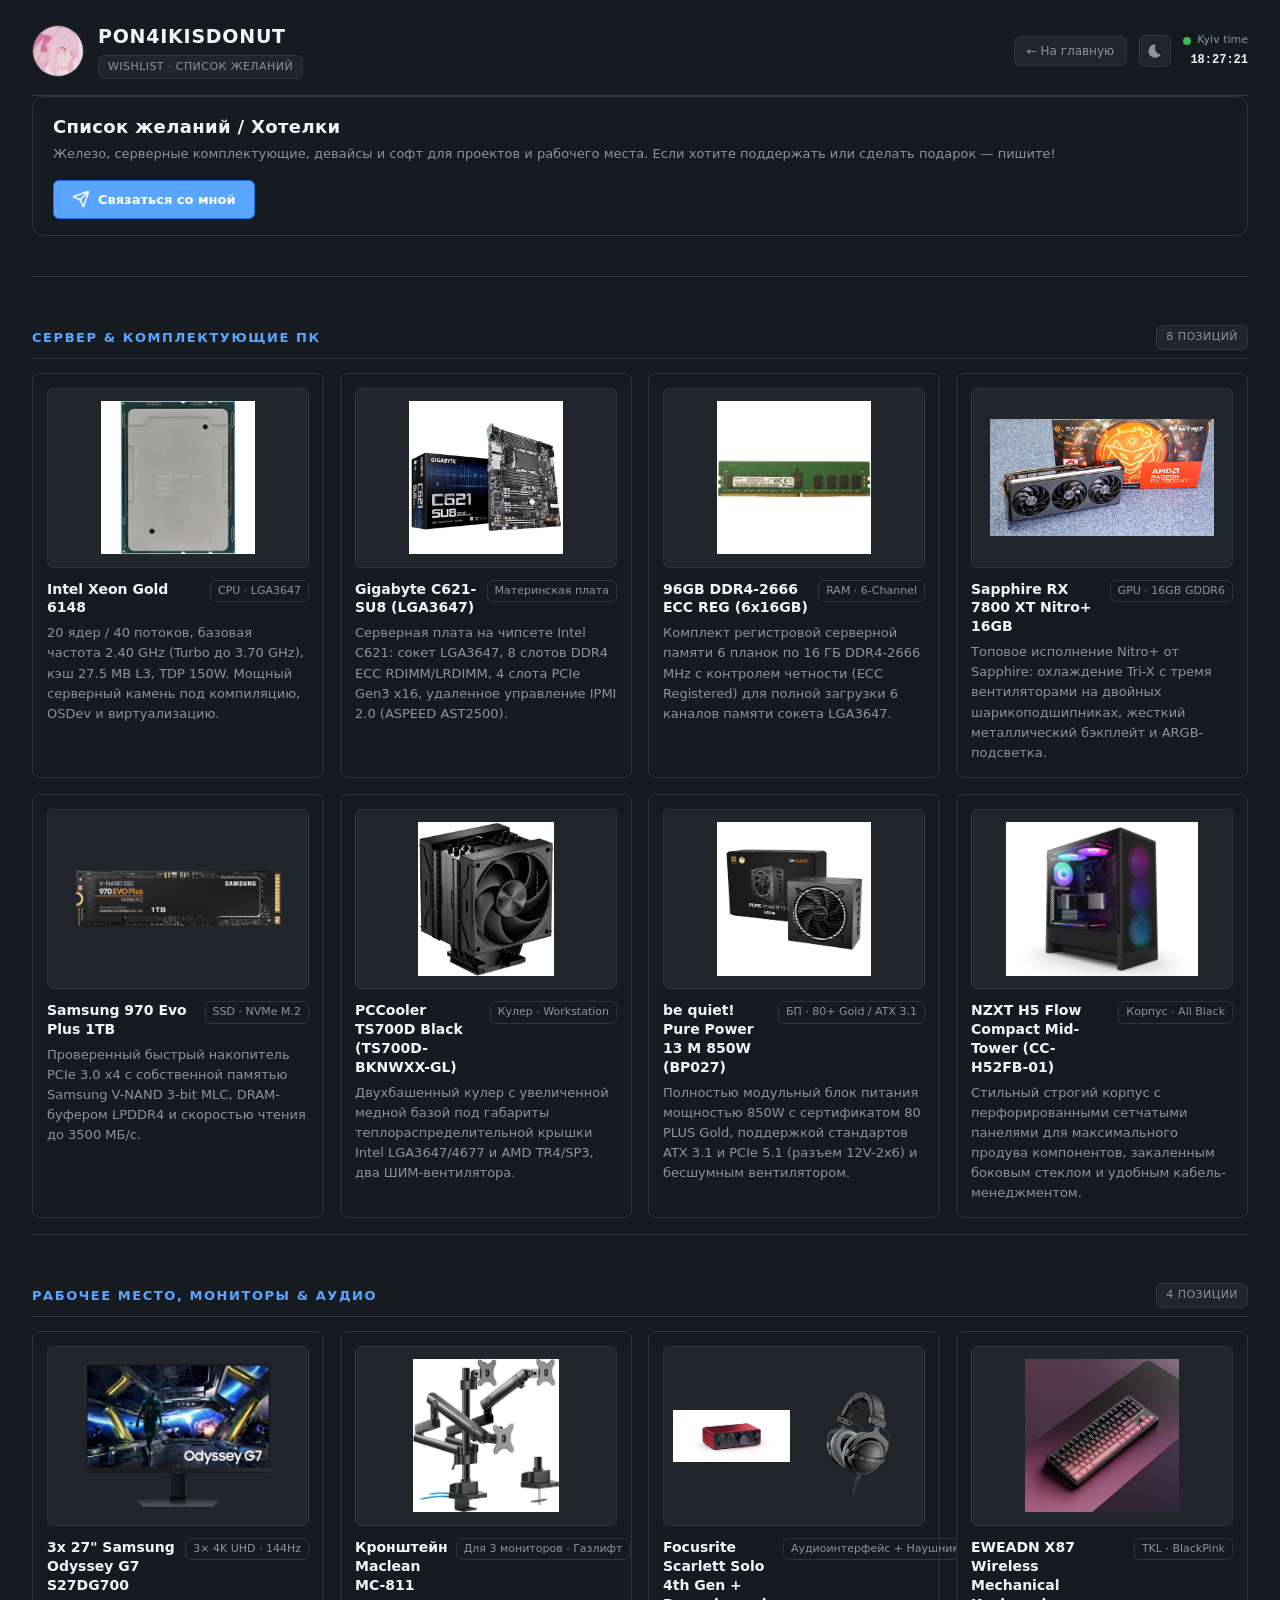
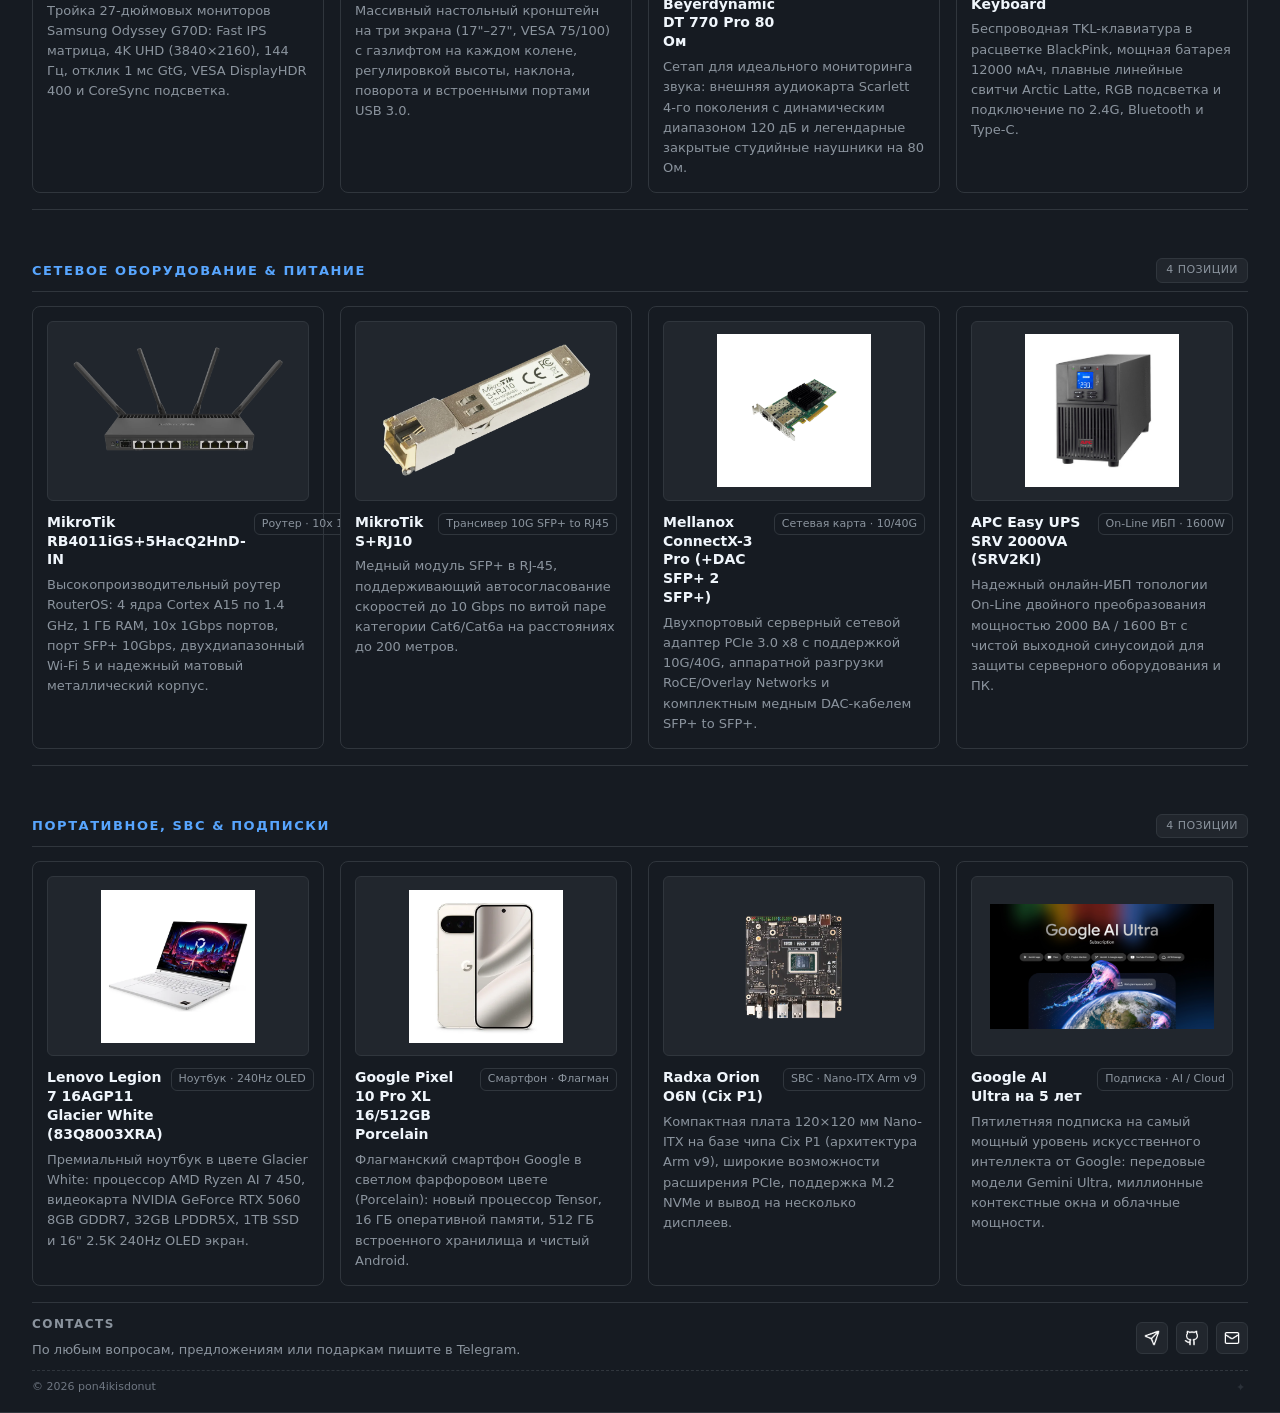
<file: wishlist.html>
<!DOCTYPE html>
<html lang="ru">
  <head>
    <meta charset="UTF-8" />
    <meta http-equiv="refresh" content="0; url=/wishlist/" />
    <link rel="canonical" href="https://pon4ikisdonut.pp.ua/wishlist/" />
    <title>Redirecting to /wishlist/...</title>
    <script>window.location.replace("/wishlist/");</script>
  </head>
  <body style="background:#0b0e14;color:#8b949e;font-family:system-ui,sans-serif;padding:40px;text-align:center;">
    <p>Перенаправление на <a href="/wishlist/" style="color:#58a6ff;">/wishlist/</a>...</p>
  </body>
</html>
</file>
<file: styles.css>
/* ==========================================================================
   pon4ikisdonut.pp.ua — Main Stylesheet
   Themes: Strict Flat Dark (default) / Flat Light / Frutiger Aero (Easter Egg)
   ========================================================================== */

/* --------------------------------------------------------------------------
   1. Theme Variables & Base Tokens
   -------------------------------------------------------------------------- */
:root {
  --bg: #0d1117;
  --bg-shell: #161b22;
  --bg-card: #161b22;
  --bg-card-hover: #1c2128;
  --bg-subtle: #21262d;
  --border-subtle: #30363d;
  --border-strong: #484f58;
  --text: #f0f6fc;
  --text-soft: #8b949e;
  --text-softer: #6e7681;
  --accent: #58a6ff;
  --accent-soft: rgba(88, 166, 255, 0.12);
  --accent-strong: #1f6feb;
  --danger: #f85149;
  --success: #3fb950;
  --radius-sm: 6px;
  --radius-md: 8px;
  --radius-lg: 12px;
  --card-shadow: none;
  --transition-fast: 0.16s ease;
  color-scheme: dark;
}

html[data-theme="light"] {
  --bg: #f6f8fa;
  --bg-shell: #ffffff;
  --bg-card: #ffffff;
  --bg-card-hover: #f3f4f6;
  --bg-subtle: #eaeef2;
  --border-subtle: #d0d7de;
  --border-strong: #afb8c1;
  --text: #1f2328;
  --text-soft: #57606a;
  --text-softer: #8c959f;
  --accent: #0969da;
  --accent-soft: rgba(9, 105, 218, 0.08);
  --accent-strong: #0550ae;
  --danger: #cf222e;
  --success: #1a7f37;
  --card-shadow: none;
  color-scheme: light;
}

/* --------------------------------------------------------------------------
   2. Reset & Typography
   -------------------------------------------------------------------------- */
*,
*::before,
*::after {
  box-sizing: border-box;
}

html,
body {
  margin: 0;
  padding: 0;
}

body {
  min-height: 100vh;
  font-family: system-ui, -apple-system, BlinkMacSystemFont, "Segoe UI", Roboto, "Inter", sans-serif;
  background-color: var(--bg);
  color: var(--text);
  line-height: 1.5;
  -webkit-font-smoothing: antialiased;
  transition: background-color 0.22s ease, color 0.22s ease;
}

a {
  color: var(--accent);
  text-decoration: none;
  transition: color var(--transition-fast);
}

a:hover {
  color: var(--accent-strong);
}

code {
  font-family: "JetBrains Mono", ui-monospace, Menlo, Monaco, Consolas, monospace;
  font-size: 0.9em;
  padding: 2px 6px;
  border-radius: var(--radius-sm);
  background-color: var(--bg-subtle);
  border: 1px solid var(--border-subtle);
  color: var(--accent);
}

/* Background Glow (disabled in flat mode, active in Aero) */
.bg-glow {
  display: none;
}

/* Page Entrance Animation */
@keyframes fadeInUp {
  from {
    opacity: 0;
    transform: translateY(12px);
  }
  to {
    opacity: 1;
    transform: translateY(0);
  }
}

.animate-in {
  animation: fadeInUp 0.5s cubic-bezier(0.16, 1, 0.3, 1) both;
}

.site-header.animate-in { animation-delay: 0.05s; }
#about.animate-in { animation-delay: 0.12s; }
#projects.animate-in { animation-delay: 0.18s; }
#stack.animate-in { animation-delay: 0.24s; }
#contacts.animate-in { animation-delay: 0.3s; }

/* --------------------------------------------------------------------------
   3. Main Layout Shell (Flat, Strict 2017-2019 Minimalist)
   -------------------------------------------------------------------------- */
.page {
  min-height: 100vh;
}

.shell {
  width: 100%;
  max-width: none;
  min-height: 100vh;
  display: flex;
  flex-direction: column;
  background-color: var(--bg-shell);
  border-bottom: 1px solid var(--border-subtle);
  box-shadow: var(--card-shadow);
  padding: 20px 16px 14px;
  transition: background-color 0.22s ease, border-color 0.22s ease;
}

@media (min-width: 768px) {
  .shell {
    padding: 22px 32px 16px;
  }
}

/* --------------------------------------------------------------------------
   4. Site Header
   -------------------------------------------------------------------------- */
.site-header {
  display: flex;
  align-items: center;
  justify-content: space-between;
  gap: 16px;
  padding-bottom: 16px;
  border-bottom: 1px solid var(--border-subtle);
  transition: border-color 0.22s ease;
}

.identity {
  display: flex;
  align-items: center;
  gap: 14px;
}

.avatar {
  width: 52px;
  height: 52px;
  border-radius: 999px;
  background: var(--bg-subtle);
  border: 1px solid var(--border-subtle);
  display: inline-flex;
  align-items: center;
  justify-content: center;
  overflow: hidden;
  flex-shrink: 0;
  transition: border-color var(--transition-fast), transform var(--transition-fast);
}

.avatar-img {
  width: 100%;
  height: 100%;
  object-fit: cover;
}

.identity-text {
  display: flex;
  flex-direction: column;
  gap: 4px;
}

.nickname {
  font-size: 19px;
  font-weight: 700;
  letter-spacing: 0.04em;
  text-transform: uppercase;
  color: var(--text);
}

.status-line {
  display: flex;
  flex-wrap: wrap;
  gap: 6px;
}

.status-pill {
  padding: 3px 9px;
  border-radius: var(--radius-sm);
  background: var(--bg-subtle);
  border: 1px solid var(--border-subtle);
  color: var(--text-soft);
  font-size: 11px;
  font-weight: 500;
  letter-spacing: 0.04em;
  text-transform: uppercase;
  transition: background-color var(--transition-fast), border-color var(--transition-fast), color var(--transition-fast);
}

.status-pill--link {
  text-decoration: none;
  cursor: pointer;
  display: inline-flex;
  align-items: center;
  gap: 4px;
}

.status-pill--link:hover {
  border-color: var(--accent);
  color: var(--accent);
  background-color: var(--accent-soft);
}

.header-right {
  display: flex;
  align-items: center;
  gap: 12px;
}

@media (max-width: 700px) {
  .site-header {
    flex-direction: column;
    align-items: flex-start;
  }
  .header-right {
    width: 100%;
    justify-content: space-between;
    margin-top: 8px;
  }
}

.status-block {
  display: flex;
  flex-direction: column;
  align-items: flex-end;
  gap: 2px;
  font-size: 11px;
}

.status-indicator {
  display: flex;
  align-items: center;
  gap: 6px;
  color: var(--text-soft);
}

.status-indicator .dot {
  width: 8px;
  height: 8px;
  border-radius: 999px;
  background-color: var(--success);
}

.status-time {
  font-family: "JetBrains Mono", ui-monospace, Menlo, Monaco, Consolas, monospace;
  font-size: 12px;
  font-weight: 600;
  color: var(--text);
}

/* --------------------------------------------------------------------------
   5. Controls (Theme Toggle & Language Selector)
   -------------------------------------------------------------------------- */
.header-actions {
  display: flex;
  align-items: center;
  gap: 8px;
}

.theme-toggle-btn {
  display: inline-flex;
  align-items: center;
  justify-content: center;
  width: 32px;
  height: 32px;
  padding: 0;
  border-radius: var(--radius-sm);
  background: var(--bg-subtle);
  border: 1px solid var(--border-subtle);
  color: var(--text-soft);
  cursor: pointer;
  transition: border-color var(--transition-fast), color var(--transition-fast), background-color var(--transition-fast);
}

.theme-toggle-btn:hover {
  border-color: var(--accent);
  color: var(--accent);
  background-color: var(--accent-soft);
}

.theme-toggle-btn svg {
  width: 16px;
  height: 16px;
  fill: currentColor;
}

/* Sun/Moon icon switching */
.theme-icon-sun { display: none; }
.theme-icon-moon { display: block; }

html[data-theme="light"] .theme-icon-sun { display: block; }
html[data-theme="light"] .theme-icon-moon { display: none; }

.lang-switch {
  position: relative;
  z-index: 30;
}

.lang-btn {
  display: flex;
  align-items: center;
  gap: 6px;
  padding: 6px 9px;
  border-radius: var(--radius-sm);
  border: 1px solid var(--border-subtle);
  background: var(--bg-subtle);
  color: var(--text);
  font-family: "JetBrains Mono", ui-monospace, Menlo, Monaco, Consolas, monospace;
  font-size: 11px;
  font-weight: 600;
  cursor: pointer;
  transition: border-color var(--transition-fast), color var(--transition-fast);
}

.lang-btn::before {
  content: "LANG";
  color: var(--accent);
  font-size: 9px;
  letter-spacing: 0.08em;
}

.lang-btn:hover {
  border-color: var(--accent);
  color: var(--accent);
}

.lang-btn svg {
  transition: transform 0.15s ease;
  flex-shrink: 0;
}

.lang-switch.open .lang-btn svg {
  transform: rotate(180deg);
}

.lang-menu {
  position: absolute;
  bottom: calc(100% + 6px);
  top: auto;
  right: 0;
  min-width: 120px;
  margin: 0;
  padding: 4px;
  list-style: none;
  border-radius: var(--radius-sm);
  border: 1px solid var(--border-subtle);
  background: var(--bg-shell);
  box-shadow: 0 8px 24px rgba(0, 0, 0, 0.3);
  display: none;
  z-index: 20;
}

.lang-switch.open .lang-menu {
  display: block;
}

.lang-menu li {
  display: flex;
  align-items: center;
  gap: 8px;
  padding: 6px 10px;
  font-family: "JetBrains Mono", ui-monospace, Menlo, Monaco, Consolas, monospace;
  font-size: 11px;
  color: var(--text-soft);
  border-radius: 4px;
  cursor: pointer;
  transition: background-color var(--transition-fast), color var(--transition-fast);
}

.lang-menu li::before {
  content: ">";
  color: var(--accent);
  opacity: 0;
}

.lang-menu li:hover,
.lang-menu li.active {
  background: var(--accent-soft);
  color: var(--accent);
}

.lang-menu li:hover::before,
.lang-menu li.active::before {
  opacity: 1;
}

.lang-menu li.active {
  font-weight: 600;
}

/* --------------------------------------------------------------------------
   6. Sections & Flat Components
   -------------------------------------------------------------------------- */
.section {
  padding-top: 20px;
  margin-top: 16px;
  border-top: 1px solid var(--border-subtle);
  transition: border-color 0.22s ease;
}

.section-title {
  margin: 0 0 10px;
  font-size: 12px;
  letter-spacing: 0.12em;
  text-transform: uppercase;
  color: var(--text-soft);
  font-weight: 700;
}

.section-body {
  display: flex;
  flex-direction: column;
  gap: 12px;
}

.section-text {
  margin: 0;
  font-size: 14px;
  line-height: 1.65;
  color: var(--text);
}

.section-text.subtle {
  color: var(--text-soft);
  font-size: 13px;
  margin-top: 6px;
}

.about-content {
  display: flex;
  flex-direction: column;
  gap: 12px;
}

.chips {
  display: flex;
  flex-wrap: wrap;
  gap: 6px;
  flex-shrink: 0;
}

.chip {
  display: inline-flex;
  align-items: center;
  justify-content: center;
  gap: 6px;
  padding: 5px 10px;
  border-radius: var(--radius-sm);
  border: 1px solid var(--border-subtle);
  background-color: var(--bg-subtle);
  font-size: 11px;
  font-weight: 500;
  color: var(--text);
  letter-spacing: 0.04em;
  transition: border-color var(--transition-fast), background-color var(--transition-fast);
}

.chip:hover {
  border-color: var(--accent);
}

/* Icons filter handling for Dark vs Light */
.icon {
  display: block;
}

.icon--chip {
  width: 14px;
  height: 14px;
  object-fit: contain;
  flex-shrink: 0;
}

.icon--external {
  width: 11px;
  height: 11px;
}

.icon--social {
  width: 16px;
  height: 16px;
  object-fit: contain;
}

/* In dark mode, invert black icons to white */
:root .icon:not(.avatar-img) {
  filter: invert(1);
}

/* In light mode, keep original black icons */
html[data-theme="light"] .icon:not(.avatar-img) {
  filter: none;
}

/* --------------------------------------------------------------------------
   7. Projects Grid (Strict Flat Cards)
   -------------------------------------------------------------------------- */
.projects-grid {
  display: grid;
  grid-template-columns: repeat(2, minmax(0, 1fr));
  gap: 12px;
}

@media (max-width: 860px) {
  .projects-grid {
    grid-template-columns: minmax(0, 1fr);
  }
}

.project-card {
  border-radius: var(--radius-md);
  border: 1px solid var(--border-subtle);
  background-color: var(--bg-card);
  padding: 14px;
  display: flex;
  flex-direction: column;
  transition: border-color var(--transition-fast), background-color var(--transition-fast);
}

.project-card:hover {
  border-color: var(--border-strong);
  background-color: var(--bg-card-hover);
}

.project-header {
  display: flex;
  align-items: center;
  justify-content: space-between;
  gap: 8px;
  margin-bottom: 8px;
}

.project-title {
  margin: 0;
  font-size: 15px;
  font-weight: 600;
}

.project-title a {
  color: var(--text);
}

.project-title a:hover {
  color: var(--accent);
}

.project-tag {
  font-size: 11px;
  color: var(--text-soft);
  border-radius: var(--radius-sm);
  border: 1px solid var(--border-subtle);
  padding: 2px 7px;
  white-space: nowrap;
}

.project-text {
  margin: 0;
  font-size: 13px;
  line-height: 1.55;
  color: var(--text);
}

.project-text + .project-text {
  margin-top: 4px;
}

.project-text.subtle {
  color: var(--text-soft);
  font-size: 12px;
}

.project-actions {
  margin-top: 10px;
  display: flex;
  gap: 8px;
  flex-wrap: wrap;
}

.project-button {
  display: inline-flex;
  align-items: center;
  justify-content: center;
  gap: 6px;
  padding: 5px 12px;
  border-radius: var(--radius-sm);
  border: 1px solid var(--border-subtle);
  background-color: var(--bg-subtle);
  color: var(--text);
  font-size: 12px;
  font-weight: 500;
  transition: border-color var(--transition-fast), background-color var(--transition-fast), color var(--transition-fast);
}

.project-button:hover {
  border-color: var(--accent);
  color: var(--accent);
  background-color: var(--accent-soft);
}

/* --------------------------------------------------------------------------
   8. Hardware & Stack Grid (Strict Flat)
   -------------------------------------------------------------------------- */
.hardware-grid {
  display: grid;
  grid-template-columns: repeat(2, minmax(0, 1fr));
  gap: 10px;
}

@media (max-width: 860px) {
  .hardware-grid {
    grid-template-columns: minmax(0, 1fr);
  }
}

.hardware-item {
  position: relative;
  border-radius: var(--radius-md);
  border: 1px solid var(--border-subtle);
  background-color: var(--bg-card);
  padding: 10px 12px;
  transition: border-color var(--transition-fast), background-color var(--transition-fast);
}

.hardware-item:hover {
  border-color: var(--border-strong);
}

.hardware-item summary,
.hw-summary-mock {
  display: flex;
  align-items: baseline;
  justify-content: space-between;
  gap: 8px;
  list-style: none;
  cursor: pointer;
}

.hardware-item summary::-webkit-details-marker {
  display: none;
}

.hw-title {
  font-size: 13px;
  font-weight: 600;
  color: var(--text);
}

.hw-meta {
  font-size: 11px;
  color: var(--text-soft);
}

.hw-body {
  margin-top: 6px;
}

.hw-body ul {
  margin: 0;
  padding-left: 17px;
  font-size: 12px;
  color: var(--text-soft);
  line-height: 1.5;
}

/* Dead Hardware Styling (.hw-dead) */
.hardware-item.hw-dead {
  background-color: var(--bg-subtle) !important;
  border: 1px solid var(--danger) !important;
  overflow: hidden;
  user-select: none;
  cursor: not-allowed;
}

.hardware-item.hw-dead .hw-summary-mock,
.hardware-item.hw-dead .hw-body {
  opacity: 0.15;
  filter: blur(0.8px);
}

.hardware-item.hw-dead::before {
  content: "";
  position: absolute;
  top: 0;
  left: 0;
  width: 100%;
  height: 100%;
  background: linear-gradient(
    to bottom right,
    transparent 49%,
    var(--danger) 49.5%,
    var(--danger) 50.5%,
    transparent 51%
  );
  pointer-events: none;
  z-index: 2;
}

.hardware-item.hw-dead::after {
  content: attr(data-dead-label);
  position: absolute;
  top: 50%;
  left: 50%;
  transform: translate(-50%, -50%) rotate(-8deg);
  background-color: var(--danger);
  color: #ffffff;
  font-size: 12px;
  font-weight: 900;
  letter-spacing: 0.16em;
  padding: 4px 12px;
  border-radius: var(--radius-sm);
  border: 1px solid rgba(255, 255, 255, 0.35);
  box-shadow: 0 4px 16px rgba(0, 0, 0, 0.4);
  z-index: 3;
  white-space: nowrap;
}

.badge-moved {
  color: #d97706;
  font-size: 11px;
}

.badge-update {
  color: var(--accent);
  font-size: 11px;
}

.badge-subtle {
  color: var(--danger);
}

.hw-dead-gpu {
  text-decoration: line-through;
  text-decoration-color: var(--danger);
  color: var(--text-softer);
  opacity: 0.7;
}

/* --------------------------------------------------------------------------
   8b. SaberPedia Dossier, HWBOT Overclocking & Hall of Hate
   -------------------------------------------------------------------------- */
.dossier-grid {
  display: grid;
  grid-template-columns: repeat(auto-fit, minmax(210px, 1fr));
  gap: 10px;
  margin-top: 12px;
}

.dossier-card {
  padding: 10px 12px;
  border-radius: var(--radius-sm);
  background-color: var(--bg-subtle);
  border: 1px solid var(--border-subtle);
  display: flex;
  flex-direction: column;
  gap: 3px;
}

.dossier-label {
  font-size: 10px;
  text-transform: uppercase;
  letter-spacing: 0.08em;
  color: var(--text-soft);
  font-weight: 700;
}

.dossier-val {
  font-size: 13px;
  color: var(--text);
  font-weight: 500;
}

.dossier-val a {
  color: var(--accent);
}

.generator-callout {
  margin-top: 12px;
  padding: 12px 14px;
  border-radius: var(--radius-sm);
  background-color: var(--bg-subtle);
  border: 1px solid rgba(217, 119, 6, 0.45);
  border-left: 4px solid #d97706;
  font-size: 13px;
  line-height: 1.55;
  color: var(--text);
}

.generator-callout-title {
  display: flex;
  align-items: center;
  gap: 6px;
  font-weight: 700;
  color: #f59e0b;
  margin-bottom: 4px;
  font-size: 12px;
  text-transform: uppercase;
  letter-spacing: 0.06em;
}

.hwbot-grid {
  display: grid;
  grid-template-columns: repeat(auto-fit, minmax(260px, 1fr));
  gap: 12px;
}

.hwbot-card {
  border-radius: var(--radius-md);
  border: 1px solid var(--border-subtle);
  background-color: var(--bg-card);
  padding: 14px;
  display: flex;
  flex-direction: column;
  gap: 8px;
  transition: border-color var(--transition-fast), background-color var(--transition-fast);
}

.hwbot-card:hover {
  border-color: var(--border-strong);
  background-color: var(--bg-card-hover);
}

.hwbot-medal {
  display: inline-flex;
  align-items: center;
  gap: 6px;
  font-size: 11px;
  font-weight: 700;
  text-transform: uppercase;
  letter-spacing: 0.06em;
  padding: 3px 8px;
  border-radius: var(--radius-sm);
  background: rgba(234, 179, 8, 0.12);
  color: #eab308;
  border: 1px solid rgba(234, 179, 8, 0.35);
  width: fit-content;
}

.hwbot-val-large {
  font-size: 20px;
  font-weight: 800;
  font-family: "JetBrains Mono", ui-monospace, Menlo, monospace;
  color: var(--accent);
}

.hwbot-stats-row {
  display: flex;
  gap: 12px;
  flex-wrap: wrap;
  font-size: 12px;
  color: var(--text-soft);
  font-family: "JetBrains Mono", ui-monospace, Menlo, monospace;
}

.hwbot-proof-card {
  display: grid;
  grid-template-columns: minmax(0, 320px) minmax(0, 1fr);
  gap: 18px;
  align-items: center;
  border-radius: var(--radius-md);
  border: 1px solid var(--border-subtle);
  background-color: var(--bg-card);
  padding: 16px;
  margin-top: 14px;
  transition: border-color var(--transition-fast), background-color var(--transition-fast);
}

@media (max-width: 768px) {
  .hwbot-proof-card {
    grid-template-columns: minmax(0, 1fr);
  }
}

.hwbot-proof-card:hover {
  border-color: var(--accent);
  background-color: var(--bg-card-hover);
}

.hwbot-proof-media {
  width: 100%;
  border-radius: var(--radius-sm);
  overflow: hidden;
  border: 1px solid var(--border-subtle);
  background: var(--bg-subtle);
  box-shadow: 0 4px 16px rgba(0, 0, 0, 0.3);
}

.hwbot-proof-img {
  width: 100%;
  height: auto;
  display: block;
  transition: transform 0.25s ease;
}

.hwbot-proof-media:hover .hwbot-proof-img {
  transform: scale(1.03);
}

.hwbot-proof-details {
  display: flex;
  flex-direction: column;
  gap: 8px;
}

.hate-grid {
  display: grid;
  grid-template-columns: repeat(auto-fit, minmax(280px, 1fr));
  gap: 12px;
}

.hate-card {
  border-radius: var(--radius-md);
  border: 1px solid var(--border-subtle);
  background-color: var(--bg-card);
  padding: 14px;
  display: flex;
  flex-direction: column;
  gap: 6px;
  transition: border-color var(--transition-fast), background-color var(--transition-fast);
}

.hate-card:hover {
  border-color: rgba(239, 68, 68, 0.6);
  background-color: var(--bg-card-hover);
}

.hate-header {
  display: flex;
  align-items: center;
  justify-content: space-between;
  gap: 8px;
}

.hate-title {
  margin: 0;
  font-size: 14px;
  font-weight: 700;
  color: var(--text);
}

.hate-badge {
  font-size: 10px;
  font-weight: 700;
  text-transform: uppercase;
  letter-spacing: 0.06em;
  color: var(--danger);
  background: rgba(239, 68, 68, 0.12);
  border: 1px solid rgba(239, 68, 68, 0.35);
  border-radius: var(--radius-sm);
  padding: 2px 7px;
  white-space: nowrap;
}

.hate-desc {
  margin: 0;
  font-size: 13px;
  line-height: 1.55;
  color: var(--text-soft);
}

/* --------------------------------------------------------------------------
   9. Footer
   -------------------------------------------------------------------------- */
.site-footer {
  padding-top: 16px;
  margin-top: auto;
  display: flex;
  flex-direction: column;
  gap: 10px;
}

.footer-main {
  display: flex;
  justify-content: space-between;
  align-items: center;
  gap: 16px;
  border-top: 1px solid var(--border-subtle);
  padding-top: 12px;
}

@media (max-width: 700px) {
  .footer-main {
    flex-direction: column;
    align-items: flex-start;
  }
}

.footer-title {
  font-size: 12px;
  letter-spacing: 0.12em;
  text-transform: uppercase;
  color: var(--text-soft);
  margin-bottom: 4px;
  font-weight: 600;
}

.social-links {
  display: flex;
  flex-wrap: wrap;
  gap: 8px;
  align-items: center;
}

.social-links a {
  display: inline-flex;
  align-items: center;
  justify-content: center;
  width: 32px;
  height: 32px;
  padding: 0;
  border-radius: var(--radius-sm);
  border: 1px solid var(--border-subtle);
  background-color: var(--bg-subtle);
  color: var(--text);
  transition: border-color var(--transition-fast), background-color var(--transition-fast);
}

.social-links a:hover {
  border-color: var(--accent);
  background-color: var(--accent-soft);
}

.footer-bottom {
  display: flex;
  justify-content: space-between;
  align-items: center;
  flex-wrap: wrap;
  gap: 8px;
  border-top: 1px dashed var(--border-subtle);
  padding-top: 8px;
  font-size: 11px;
  color: var(--text-softer);
}

.aero-toggle {
  width: 16px;
  height: 16px;
  padding: 0;
  border: 0;
  border-radius: 50%;
  background: transparent;
  color: var(--text-softer);
  cursor: pointer;
  font-size: 11px;
  opacity: 0.25;
  transition: opacity var(--transition-fast), color var(--transition-fast);
}

.aero-toggle:hover,
.aero-toggle:focus-visible {
  opacity: 1;
  color: var(--accent);
}

/* --------------------------------------------------------------------------
   10. Wishlist Styles (Flat Minimalist)
   -------------------------------------------------------------------------- */
.wishlist-top-bar {
  display: flex;
  align-items: center;
  justify-content: space-between;
  flex-wrap: wrap;
  gap: 16px;
  padding: 16px 20px;
  margin-bottom: 24px;
  border-radius: var(--radius-lg);
  background: var(--bg-card);
  border: 1px solid var(--border-subtle);
  transition: background-color 0.22s ease, border-color 0.22s ease;
}

.wishlist-top-info {
  display: flex;
  flex-direction: column;
  gap: 4px;
}

.wishlist-top-title {
  font-size: 18px;
  font-weight: 700;
  color: var(--text);
  letter-spacing: 0.02em;
}

.wishlist-top-sub {
  font-size: 13px;
  color: var(--text-soft);
}

.wishlist-contact-btn {
  display: inline-flex;
  align-items: center;
  gap: 8px;
  padding: 9px 18px;
  border-radius: var(--radius-sm);
  background: var(--accent);
  color: #ffffff !important;
  font-size: 13px;
  font-weight: 600;
  text-decoration: none;
  border: 1px solid var(--accent-strong);
  transition: background-color var(--transition-fast), border-color var(--transition-fast);
}

.wishlist-contact-btn:hover {
  background: var(--accent-strong);
}

.wishlist-contact-btn .icon--contact {
  width: 18px;
  height: 18px;
  object-fit: contain;
  filter: brightness(0) invert(1);
}

.wishlist-nav-back {
  display: inline-flex;
  align-items: center;
  gap: 6px;
  padding: 5px 12px;
  border-radius: var(--radius-sm);
  border: 1px solid var(--border-subtle);
  background: var(--bg-subtle);
  color: var(--text-soft);
  font-size: 12px;
  font-weight: 500;
  text-decoration: none;
  transition: border-color var(--transition-fast), color var(--transition-fast);
}

.wishlist-nav-back:hover {
  border-color: var(--accent);
  color: var(--accent);
}

.wishlist-section-header {
  margin: 28px 0 14px;
  padding-bottom: 8px;
  border-bottom: 1px solid var(--border-subtle);
  display: flex;
  align-items: center;
  justify-content: space-between;
}

.wishlist-section-title {
  margin: 0;
  font-size: 13px;
  letter-spacing: 0.12em;
  text-transform: uppercase;
  color: var(--accent);
  font-weight: 700;
}

.wishlist-grid {
  display: grid;
  grid-template-columns: repeat(auto-fill, minmax(290px, 1fr));
  gap: 16px;
}

.wishlist-card {
  display: flex;
  flex-direction: column;
  border-radius: var(--radius-md);
  border: 1px solid var(--border-subtle);
  background-color: var(--bg-card);
  padding: 14px;
  transition: border-color var(--transition-fast), background-color var(--transition-fast);
}

.wishlist-card:hover {
  border-color: var(--border-strong);
  background-color: var(--bg-card-hover);
}

.wishlist-card-media {
  position: relative;
  width: 100%;
  height: 180px;
  border-radius: var(--radius-sm);
  background: var(--bg-subtle);
  border: 1px solid var(--border-subtle);
  display: flex;
  align-items: center;
  justify-content: center;
  overflow: hidden;
  margin-bottom: 12px;
}

.wishlist-card-img {
  max-width: 86%;
  max-height: 86%;
  object-fit: contain;
  transition: transform 0.25s ease;
}

.wishlist-card:hover .wishlist-card-img {
  transform: scale(1.04);
}

.wishlist-card-media-multi {
  display: flex;
  gap: 8px;
  align-items: center;
  justify-content: center;
  padding: 8px;
}

.wishlist-card-media-multi .wishlist-card-img {
  max-width: 48%;
  max-height: 88%;
}

.wishlist-card-header {
  display: flex;
  align-items: flex-start;
  justify-content: space-between;
  gap: 8px;
  margin-bottom: 6px;
}

.wishlist-card-title {
  margin: 0;
  font-size: 14px;
  font-weight: 600;
  color: var(--text);
  line-height: 1.35;
}

.wishlist-card-tag {
  font-size: 11px;
  color: var(--text-soft);
  border-radius: var(--radius-sm);
  border: 1px solid var(--border-subtle);
  padding: 2px 7px;
  white-space: nowrap;
  flex-shrink: 0;
}

.wishlist-card-desc {
  margin: 0;
  font-size: 13px;
  line-height: 1.55;
  color: var(--text-soft);
  flex-grow: 1;
}

/* --------------------------------------------------------------------------
   11. Music Player (Hidden per spec)
   -------------------------------------------------------------------------- */
.music-player {
  display: none !important;
}

/* CN Notice */
.cn-notice {
  position: fixed;
  left: max(16px, env(safe-area-inset-left));
  bottom: max(16px, env(safe-area-inset-bottom));
  z-index: 100;
  display: flex;
  align-items: flex-start;
  gap: 10px;
  width: min(360px, calc(100vw - 32px));
  padding: 12px 14px;
  border: 1px solid var(--border-subtle);
  border-radius: var(--radius-md);
  background: var(--bg-shell);
  color: var(--text);
  box-shadow: 0 10px 30px rgba(0, 0, 0, 0.4);
  font: 13px/1.45 system-ui, sans-serif;
}

.cn-notice[hidden] { display: none; }
.cn-notice__text { flex: 1; }
.cn-notice__close {
  width: 20px;
  height: 20px;
  border: 0;
  background: transparent;
  color: var(--text-soft);
  cursor: pointer;
  font-size: 18px;
  line-height: 1;
}

/* --------------------------------------------------------------------------
   12. Frutiger Aero Design Mode (Authentic Windows 7 / Vista / Aqua Skeuomorphism)
   -------------------------------------------------------------------------- */
body.aero-theme {
  --text: #06214d;
  --text-soft: #164687;
  --text-softer: #3567a5;
  --accent: #0879dc;
  --accent-strong: #0057b8;
  background: linear-gradient(180deg, #329fe7 0%, #68bdf4 38%, #c5e9fb 54.5%, #59bf37 54.6%, #2d8a1c 100%) fixed !important;
  color: var(--text);
}

body.aero-theme .bg-glow {
  display: block;
  position: fixed;
  top: 0;
  left: 0;
  width: 100%;
  height: 100%;
  background: radial-gradient(ellipse at 78% 12%, rgba(255, 255, 255, 0.95) 0%, rgba(255, 255, 255, 0.3) 20%, transparent 55%);
  pointer-events: none;
  z-index: -1;
  animation: none;
}

body.aero-theme .shell {
  background: linear-gradient(135deg, rgba(230, 248, 255, 0.92) 0%, rgba(255, 255, 255, 0.84) 100%);
  border: 1px solid rgba(255, 255, 255, 0.95);
  border-radius: 18px;
  margin: 16px auto;
  max-width: 1100px;
  box-shadow:
    inset 0 1px 0 #ffffff,
    inset 0 0 20px rgba(255, 255, 255, 0.6),
    0 16px 40px rgba(0, 60, 140, 0.35);
  backdrop-filter: blur(14px);
  -webkit-backdrop-filter: blur(14px);
}

body.aero-theme .site-header,
body.aero-theme .section,
body.aero-theme .footer-main {
  border-color: rgba(16, 114, 210, 0.32);
}

body.aero-theme .avatar {
  border: 2px solid #ffffff;
  box-shadow: 0 4px 12px rgba(0, 70, 150, 0.4);
}

body.aero-theme .nickname {
  color: #062b66;
  text-shadow: 0 1px 2px rgba(255, 255, 255, 0.9);
}

body.aero-theme .status-pill,
body.aero-theme .chip,
body.aero-theme .project-tag,
body.aero-theme .wishlist-card-tag,
body.aero-theme .theme-toggle-btn,
body.aero-theme .lang-btn,
body.aero-theme .wishlist-nav-back {
  color: #063e86;
  border-color: #6dbcf2;
  background: linear-gradient(180deg, #ffffff 0%, #d8f1ff 48%, #aae2ff 52%, #e5f7ff 100%);
  box-shadow: inset 0 1px 0 #ffffff, 0 1px 3px rgba(0, 70, 150, 0.2);
  border-radius: 999px;
  font-weight: 600;
}

body.aero-theme .status-pill--link:hover,
body.aero-theme .theme-toggle-btn:hover,
body.aero-theme .lang-btn:hover,
body.aero-theme .wishlist-nav-back:hover {
  background: linear-gradient(180deg, #ffffff 0%, #bde5ff 48%, #85d4ff 52%, #c9efff 100%);
  border-color: #0879dc;
  color: #004399;
}

body.aero-theme .project-card,
body.aero-theme .wishlist-card,
body.aero-theme .hardware-item,
body.aero-theme .hwbot-card,
body.aero-theme .hwbot-proof-card,
body.aero-theme .hate-card {
  background: linear-gradient(135deg, rgba(255, 255, 255, 0.96) 0%, rgba(205, 238, 255, 0.88) 100%);
  border: 1px solid #73bdef;
  border-radius: 16px;
  box-shadow:
    inset 0 1px 0 #ffffff,
    inset 0 0 10px rgba(255, 255, 255, 0.8),
    0 6px 16px rgba(0, 90, 180, 0.16);
}

body.aero-theme .project-card:hover,
body.aero-theme .wishlist-card:hover,
body.aero-theme .hardware-item:hover,
body.aero-theme .hwbot-card:hover,
body.aero-theme .hwbot-proof-card:hover,
body.aero-theme .hate-card:hover {
  border-color: #0879dc;
  box-shadow:
    inset 0 1px 0 #ffffff,
    0 10px 24px rgba(0, 90, 180, 0.26);
}

body.aero-theme .dossier-card,
body.aero-theme .generator-callout {
  background: linear-gradient(135deg, rgba(255, 255, 255, 0.95), rgba(215, 240, 255, 0.88));
  border: 1px solid #73bdef;
  box-shadow: inset 0 1px 0 #fff, 0 2px 6px rgba(0, 90, 180, 0.12);
}

body.aero-theme .project-button,
body.aero-theme .social-links a {
  color: #063e86;
  border: 1px solid #3688c9;
  background: linear-gradient(180deg, #ffffff 0%, #c4e9ff 48%, #64b9ee 52%, #c7f0ff 100%);
  box-shadow: inset 0 1px 0 #ffffff, 0 1px 3px rgba(0, 60, 140, 0.25);
  font-weight: 600;
  border-radius: 999px;
}

body.aero-theme .project-button:hover,
body.aero-theme .social-links a:hover {
  color: #ffffff;
  border-color: #0754ac;
  background: linear-gradient(180deg, #78d2ff 0%, #0879d9 52%, #0054ab 53%, #0a69cc 100%);
  box-shadow: inset 0 1px 0 rgba(255, 255, 255, 0.7), 0 3px 8px rgba(0, 67, 148, 0.4);
}

body.aero-theme .wishlist-top-bar {
  background: linear-gradient(135deg, rgba(255, 255, 255, 0.94) 0%, rgba(195, 235, 255, 0.9) 100%);
  border: 1px solid #68b6ed;
  box-shadow: inset 0 1px 0 #ffffff, 0 8px 24px rgba(0, 90, 180, 0.22);
  border-radius: 18px;
}

body.aero-theme .wishlist-top-title {
  color: #062b66;
}

body.aero-theme .wishlist-top-sub {
  color: #164687;
}

body.aero-theme .wishlist-contact-btn {
  background: linear-gradient(180deg, #8fe0ff 0%, #1590ee 50%, #0060be 52%, #0e72d2 100%) !important;
  border: 1px solid #004c9e !important;
  box-shadow: inset 0 1px 0 rgba(255, 255, 255, 0.8), 0 4px 12px rgba(0, 70, 150, 0.35);
  border-radius: 999px;
  color: #ffffff !important;
  font-weight: 700;
}

body.aero-theme .wishlist-contact-btn:hover {
  background: linear-gradient(180deg, #a6e7ff 0%, #29a0fc 50%, #0770d6 52%, #1982e5 100%) !important;
}

body.aero-theme .wishlist-card-media {
  background: radial-gradient(circle at center, rgba(255, 255, 255, 0.95), rgba(210, 238, 255, 0.85));
  border: 1px solid rgba(104, 182, 237, 0.6);
  border-radius: 12px;
}

body.aero-theme .icon:not(.avatar-img) {
  filter: none;
}

body.aero-theme .aero-toggle {
  color: #0879dc;
  opacity: 0.7;
}

body.aero-theme code {
  background: rgba(255, 255, 255, 0.85);
  border-color: #73bdef;
  color: #0054ab;
}

/* --------------------------------------------------------------------------
   13. GTA HUD Cheat Banner & Transition Animation
   -------------------------------------------------------------------------- */
.gta-cheat-banner {
  position: fixed;
  top: 24px;
  left: 50%;
  transform: translateX(-50%) translateY(-30px);
  z-index: 99999;
  display: flex;
  align-items: center;
  justify-content: center;
  padding: 10px 24px;
  background: rgba(13, 17, 23, 0.94);
  border: 2px solid #58a6ff;
  border-radius: 8px;
  box-shadow: 0 12px 36px rgba(0, 0, 0, 0.6), 0 0 20px rgba(88, 166, 255, 0.35);
  color: #ffffff;
  font-family: "Impact", "Arial Black", system-ui, sans-serif;
  letter-spacing: 0.14em;
  text-transform: uppercase;
  opacity: 0;
  pointer-events: none;
  transition: transform 0.35s cubic-bezier(0.18, 0.89, 0.32, 1.28), opacity 0.25s ease;
}

body.aero-theme .gta-cheat-banner {
  background: linear-gradient(135deg, rgba(255, 255, 255, 0.96), rgba(199, 236, 255, 0.92));
  border-color: #0879dc;
  box-shadow: 0 12px 36px rgba(0, 70, 160, 0.4), inset 0 1px 0 #ffffff;
  color: #062b66;
}

.gta-cheat-banner.is-visible {
  opacity: 1;
  transform: translateX(-50%) translateY(0);
}

.gta-cheat-banner.is-leaving {
  opacity: 0;
  transform: translateX(-50%) translateY(-20px);
}

.gta-cheat-content {
  display: flex;
  align-items: center;
  gap: 14px;
}

.gta-cheat-star {
  color: #eab308;
  font-size: 18px;
  line-height: 1;
}

.gta-cheat-text {
  text-align: center;
}

.gta-cheat-title {
  font-size: 16px;
  font-weight: 900;
}

.gta-cheat-sub {
  font-size: 11px;
  letter-spacing: 0.18em;
  color: #58a6ff;
}

body.aero-theme .gta-cheat-sub {
  color: #0879dc;
}

/* Screen Ripple / Lens Sweep FX */
.aero-fx-overlay {
  position: fixed;
  top: 0;
  left: 0;
  width: 100vw;
  height: 100vh;
  pointer-events: none;
  z-index: 99998;
  background: radial-gradient(circle at center, rgba(120, 210, 255, 0.6) 0%, rgba(255, 255, 255, 0.4) 30%, transparent 70%);
  opacity: 0;
  transform: scale(0.4);
  transition: transform 0.6s cubic-bezier(0.1, 0.9, 0.2, 1), opacity 0.6s ease;
}

.aero-fx-overlay.is-active {
  opacity: 1;
  transform: scale(2.2);
}

.aero-fx-overlay.is-fading {
  opacity: 0;
}
</file>
